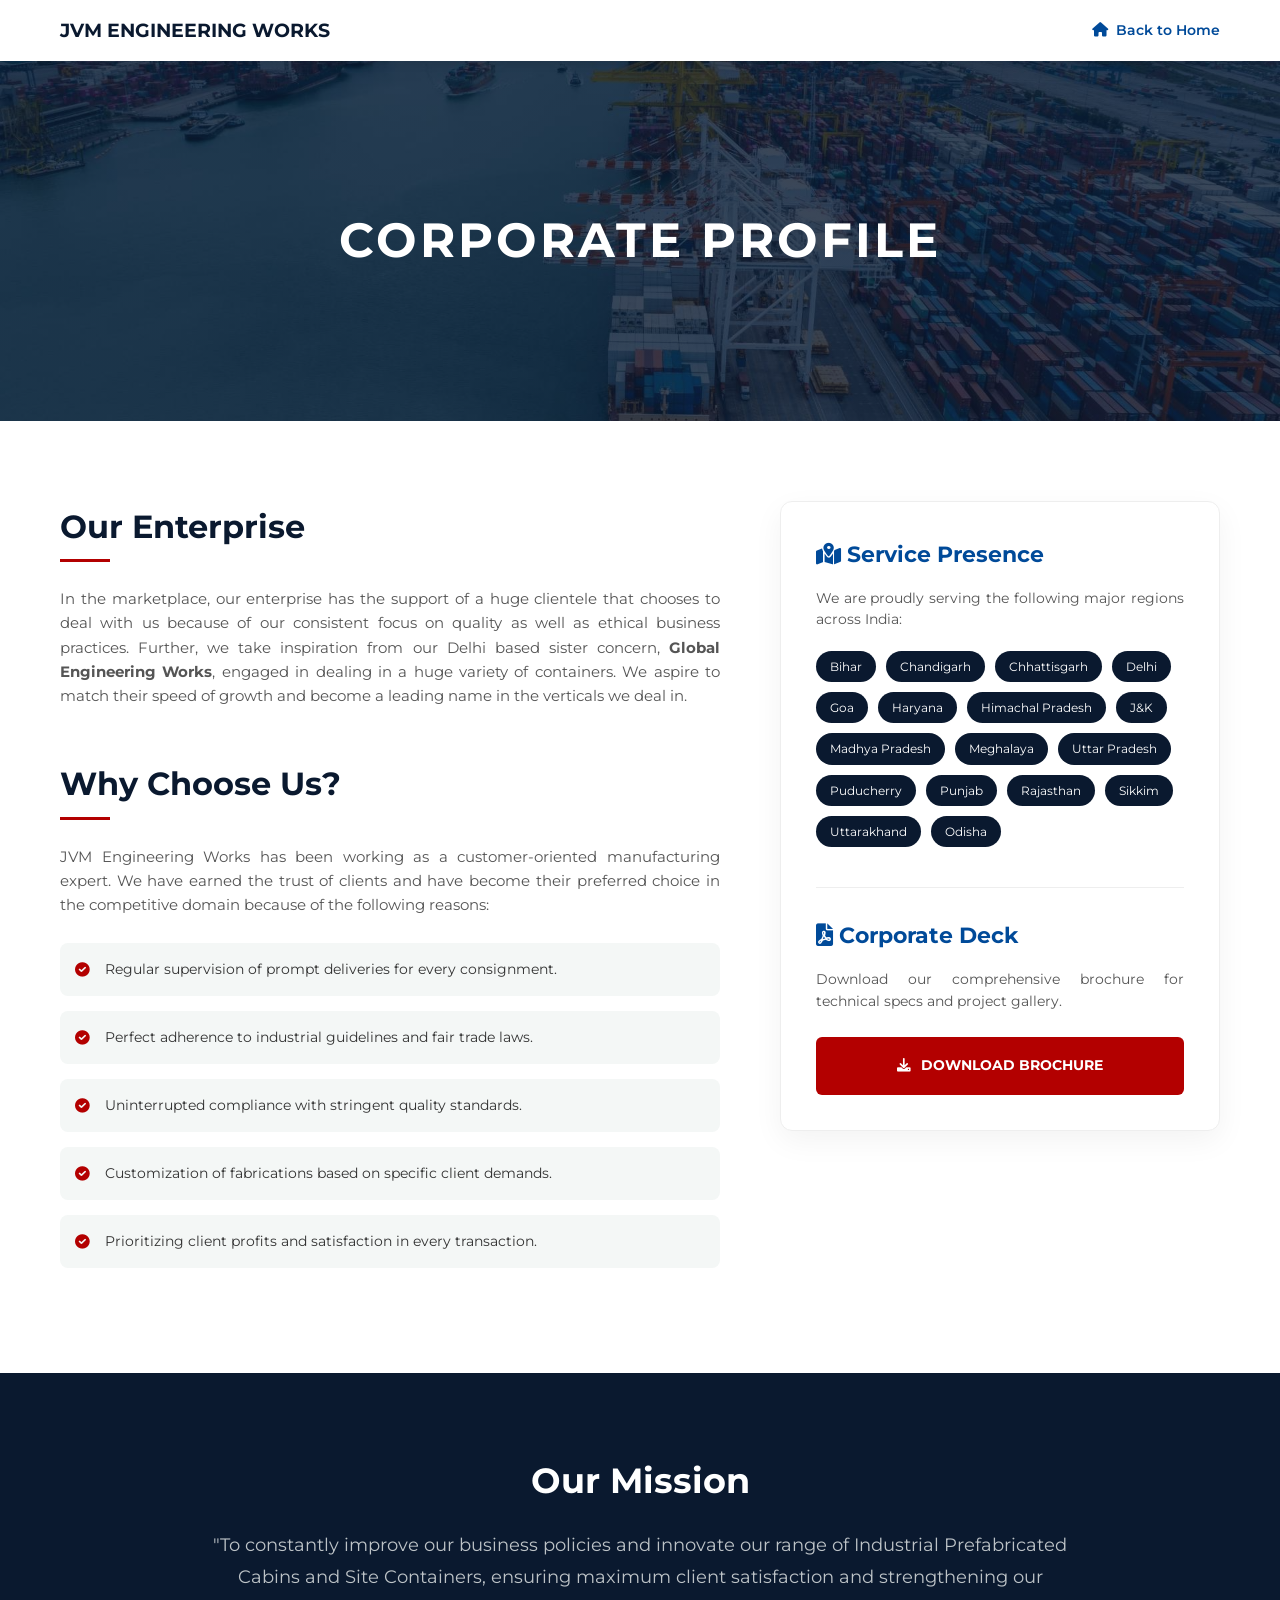
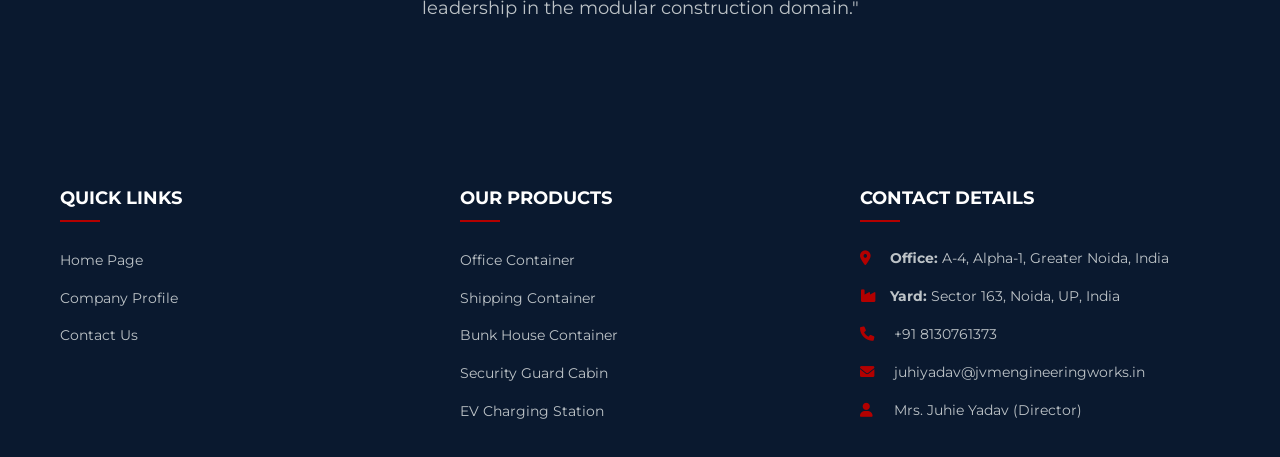
<file: aboutus.html>
<!DOCTYPE html>
<html lang="en">
<head>
    <meta charset="UTF-8">
    <meta name="viewport" content="width=device-width, initial-scale=1.0">
    <title>About Us | JVM ENGINEERING WORKS</title>
    <link href="https://fonts.googleapis.com/css2?family=Montserrat:wght@400;600;700&display=swap" rel="stylesheet">
    <link rel="stylesheet" href="https://cdnjs.cloudflare.com/ajax/libs/font-awesome/6.0.0/css/all.min.css">
    <style>
        :root {
            --primary-red: #b30000;
            --dark-blue: #004a99;
            --navy-deep: #0a192f;
            --bg-gray: #f4f7f6;
            --text-main: #333;
            --footer-bg: #0a192f;
        }

        * { margin: 0; padding: 0; box-sizing: border-box; }
        body { font-family: 'Montserrat', sans-serif; line-height: 1.6; color: var(--text-main); background: #fff; }

        /* Top Navigation */
        .top-nav {
            background: #fff;
            padding: 15px 0;
            box-shadow: 0 2px 10px rgba(0,0,0,0.1);
            position: sticky;
            top: 0;
            z-index: 1000;
        }
        .nav-container {
            max-width: 1200px;
            margin: 0 auto;
            display: flex;
            justify-content: space-between;
            align-items: center;
            padding: 0 20px;
        }
        .nav-brand { font-weight: 700; color: var(--navy-deep); font-size: 1.2rem; text-decoration: none; }
        .back-home {
            text-decoration: none;
            color: var(--dark-blue);
            font-weight: 600;
            font-size: 0.9rem;
            display: flex;
            align-items: center;
            gap: 8px;
            transition: 0.3s;
        }
        .back-home:hover { color: var(--primary-red); }

        /* Hero Section */
        .hero {
            height: 40vh;
            background: linear-gradient(rgba(10, 25, 47, 0.8), rgba(10, 25, 47, 0.8)), url('src/yus.jpg');
            background-size: cover; background-position: center;
            display: flex; align-items: center; justify-content: center; color: #fff; text-align: center;
        }
        .hero h1 { font-size: 3rem; text-transform: uppercase; letter-spacing: 3px; }

        .container { max-width: 1200px; margin: 0 auto; padding: 0 20px; }

        /* Main Content Grid */
        .main-grid { display: grid; grid-template-columns: 1.2fr 0.8fr; gap: 60px; padding: 80px 0; }

        h2.section-head {
            font-size: 2rem;
            color: var(--navy-deep);
            margin-bottom: 25px;
            position: relative;
            padding-bottom: 10px;
        }
        h2.section-head::after {
            content: '';
            position: absolute;
            left: 0;
            bottom: 0;
            width: 50px;
            height: 3px;
            background: var(--primary-red);
        }

        h3 { font-size: 1.4rem; margin-bottom: 15px; color: var(--dark-blue); }
        p { margin-bottom: 20px; color: #555; text-align: justify; font-size: 0.95rem; }

        /* Why Us List */
        .why-list { list-style: none; margin: 25px 0; }
        .why-list li {
            margin-bottom: 15px;
            padding: 15px 15px 15px 45px;
            position: relative;
            background: var(--bg-gray);
            border-radius: 8px;
            font-size: 0.9rem;
        }
        .why-list li::before {
            content: '\f058';
            font-family: 'Font Awesome 5 Free';
            font-weight: 900;
            position: absolute;
            left: 15px;
            color: var(--primary-red);
        }

        /* Side Card */
        .side-card {
            background: #fff;
            padding: 35px;
            border-radius: 12px;
            box-shadow: 0 10px 30px rgba(0,0,0,0.05);
            border: 1px solid #eee;
            height: fit-content;
            position: sticky;
            top: 100px;
        }

        /* Service Regions Tags */
        .region-container { display: flex; flex-wrap: wrap; gap: 10px; margin-top: 20px; }
        .region-tag {
            background: var(--navy-deep);
            color: #fff;
            padding: 6px 14px;
            font-size: 0.75rem;
            border-radius: 20px;
            transition: 0.3s;
        }
        .region-tag:hover { background: var(--primary-red); }

        /* Mission Section */
        .mission-box { background: var(--navy-deep); color: #fff; padding: 80px 0; }
        .mission-content { text-align: center; max-width: 900px; margin: 0 auto; }
        .mission-content h2 { color: #fff; margin-bottom: 20px; font-size: 2.2rem; }

        /* Download Link */
        .btn-pdf {
            display: flex;
            align-items: center;
            justify-content: center;
            gap: 10px;
            background: var(--primary-red);
            color: #fff;
            padding: 18px 25px;
            text-decoration: none;
            font-weight: 700;
            margin-top: 25px;
            border-radius: 6px;
            transition: 0.3s;
            text-transform: uppercase;
            font-size: 0.85rem;
        }
        .btn-pdf:hover { background: #8e0000; transform: translateY(-3px); box-shadow: 0 5px 15px rgba(179,0,0,0.3); }

        /* Footer */
        .footer {
            background: var(--footer-bg);
            color: #ecf0f1;
            padding: 60px 0 20px;
        }
        .footer-grid {
            display: grid;
            grid-template-columns: repeat(auto-fit, minmax(250px, 1fr));
            gap: 40px;
            max-width: 1200px;
            margin: 0 auto;
            padding: 0 20px;
        }
        .f-col h3 {
            color: #fff;
            font-size: 1.1rem;
            margin-bottom: 25px;
            position: relative;
            padding-bottom: 10px;
        }
        .f-col h3::after {
            content: '';
            position: absolute;
            left: 0;
            bottom: 0;
            width: 40px;
            height: 2px;
            background: var(--primary-red);
        }
        .f-col ul { list-style: none; }
        .f-col ul li { margin-bottom: 12px; }
        .f-col ul li a { color: #bdc3c7; text-decoration: none; font-size: 0.9rem; transition: 0.3s; }
        .f-col ul li a:hover { color: #fff; padding-left: 5px; }
        .f-col p { font-size: 0.9rem; color: #bdc3c7; margin-bottom: 15px; }
        .f-col i { color: var(--primary-red); margin-right: 10px; width: 20px; }

        @media (max-width: 992px) {
            .main-grid { grid-template-columns: 1fr; }
            .hero h1 { font-size: 2.2rem; }
            .side-card { position: static; }
        }
    </style>
</head>
<body>

<nav class="top-nav">
    <div class="nav-container">
        <a href="index.html" class="nav-brand">JVM ENGINEERING WORKS</a>
        <a href="index.html" class="back-home"><i class="fas fa-home"></i> Back to Home</a>
    </div>
</nav>

<header class="hero">
    <div class="container">
        <h1>Corporate Profile</h1>
    </div>
</header>

<div class="container">
    <div class="main-grid">

        <div class="content-left">
            <h2 class="section-head">Our Enterprise</h2>
            <p>In the marketplace, our enterprise has the support of a huge clientele that chooses to deal with us because of our consistent focus on quality as well as ethical business practices. Further, we take inspiration from our Delhi based sister concern, <strong>Global Engineering Works</strong>, engaged in dealing in a huge variety of containers. We aspire to match their speed of growth and become a leading name in the verticals we deal in.</p>

            <h2 class="section-head" style="margin-top: 50px;">Why Choose Us?</h2>
            <p>JVM Engineering Works has been working as a customer-oriented manufacturing expert. We have earned the trust of clients and have become their preferred choice in the competitive domain because of the following reasons:</p>
            <ul class="why-list">
                <li>Regular supervision of prompt deliveries for every consignment.</li>
                <li>Perfect adherence to industrial guidelines and fair trade laws.</li>
                <li>Uninterrupted compliance with stringent quality standards.</li>
                <li>Customization of fabrications based on specific client demands.</li>
                <li>Prioritizing client profits and satisfaction in every transaction.</li>
            </ul>
        </div>

        <div class="content-right">
            <div class="side-card">
                <h3><i class="fas fa-map-marked-alt"></i> Service Presence</h3>
                <p style="font-size: 0.85rem;">We are proudly serving the following major regions across India:</p>
                <div class="region-container">
                    <span class="region-tag">Bihar</span><span class="region-tag">Chandigarh</span>
                    <span class="region-tag">Chhattisgarh</span><span class="region-tag">Delhi</span>
                    <span class="region-tag">Goa</span><span class="region-tag">Haryana</span>
                    <span class="region-tag">Himachal Pradesh</span><span class="region-tag">J&K</span>
                    <span class="region-tag">Madhya Pradesh</span><span class="region-tag">Meghalaya</span>
                    <span class="region-tag">Uttar Pradesh</span><span class="region-tag">Puducherry</span>
                    <span class="region-tag">Punjab</span><span class="region-tag">Rajasthan</span>
                    <span class="region-tag">Sikkim</span><span class="region-tag">Uttarakhand</span>
                    <span class="region-tag">Odisha</span>
                </div>

                <div style="margin-top: 40px; border-top: 1px solid #eee; padding-top: 30px;">
                    <h3><i class="fas fa-file-pdf"></i> Corporate Deck</h3>
                    <p style="font-size: 0.85rem;">Download our comprehensive brochure for technical specs and project gallery.</p>
                    <a href="jvm-profile.pdf" download class="btn-pdf">
                        <i class="fas fa-download"></i> Download Brochure
                    </a>
                </div>
            </div>
        </div>

    </div>
</div>

<section class="mission-box">
    <div class="container">
        <div class="mission-content">
            <h2>Our Mission</h2>
            <p style="color: #bdc3c7; text-align: center; font-size: 1.1rem; line-height: 1.8;">"To constantly improve our business policies and innovate our range of Industrial Prefabricated Cabins and Site Containers, ensuring maximum client satisfaction and strengthening our leadership in the modular construction domain."</p>
        </div>
    </div>
</section>

<footer class="footer">
    <div class="footer-grid">
        <div class="f-col">
            <h3>QUICK LINKS</h3>
            <ul>
                <li><a href="index.html">Home Page</a></li>
                <li><a href="aboutus.html">Company Profile</a></li>
                <li><a href="https://mail.google.com/mail/?view=cm&fs=1&to=juhiyadav@jvmengineeringworks.in&su=Contact+Inquiry" target="_blank">Contact Us</a></li>
            </ul>
        </div>
        <div class="f-col">
            <h3>OUR PRODUCTS</h3>
            <ul>
                <li><a href="officeContainerCatalog.html">Office Container</a></li>
                <li><a href="shippingcontainercatalog.html">Shipping Container</a></li>
                <li><a href="bunkhousingcatalog.html">Bunk House Container</a></li>
                <li><a href="securityguardcatalog.html">Security Guard Cabin</a></li>
                <li><a href="evchargingcatalog.html">EV Charging Station</a></li>
            </ul>
        </div>
        <div class="f-col">
            <h3>CONTACT DETAILS</h3>
            <p><i class="fas fa-map-marker-alt"></i><b>Office:</b> A-4, Alpha-1, Greater Noida, India</p>
            <p><i class="fas fa-industry"></i><b>Yard:</b> Sector 163, Noida, UP, India</p>
            <p><i class="fas fa-phone"></i> +91 8130761373</p>
            <p><i class="fas fa-envelope"></i> juhiyadav@jvmengineeringworks.in</p>
            <p><i class="fas fa-user"></i> Mrs. Juhie Yadav (Director)</p>
        </div>
    </div>
</footer>

</body>
</html>
</file>
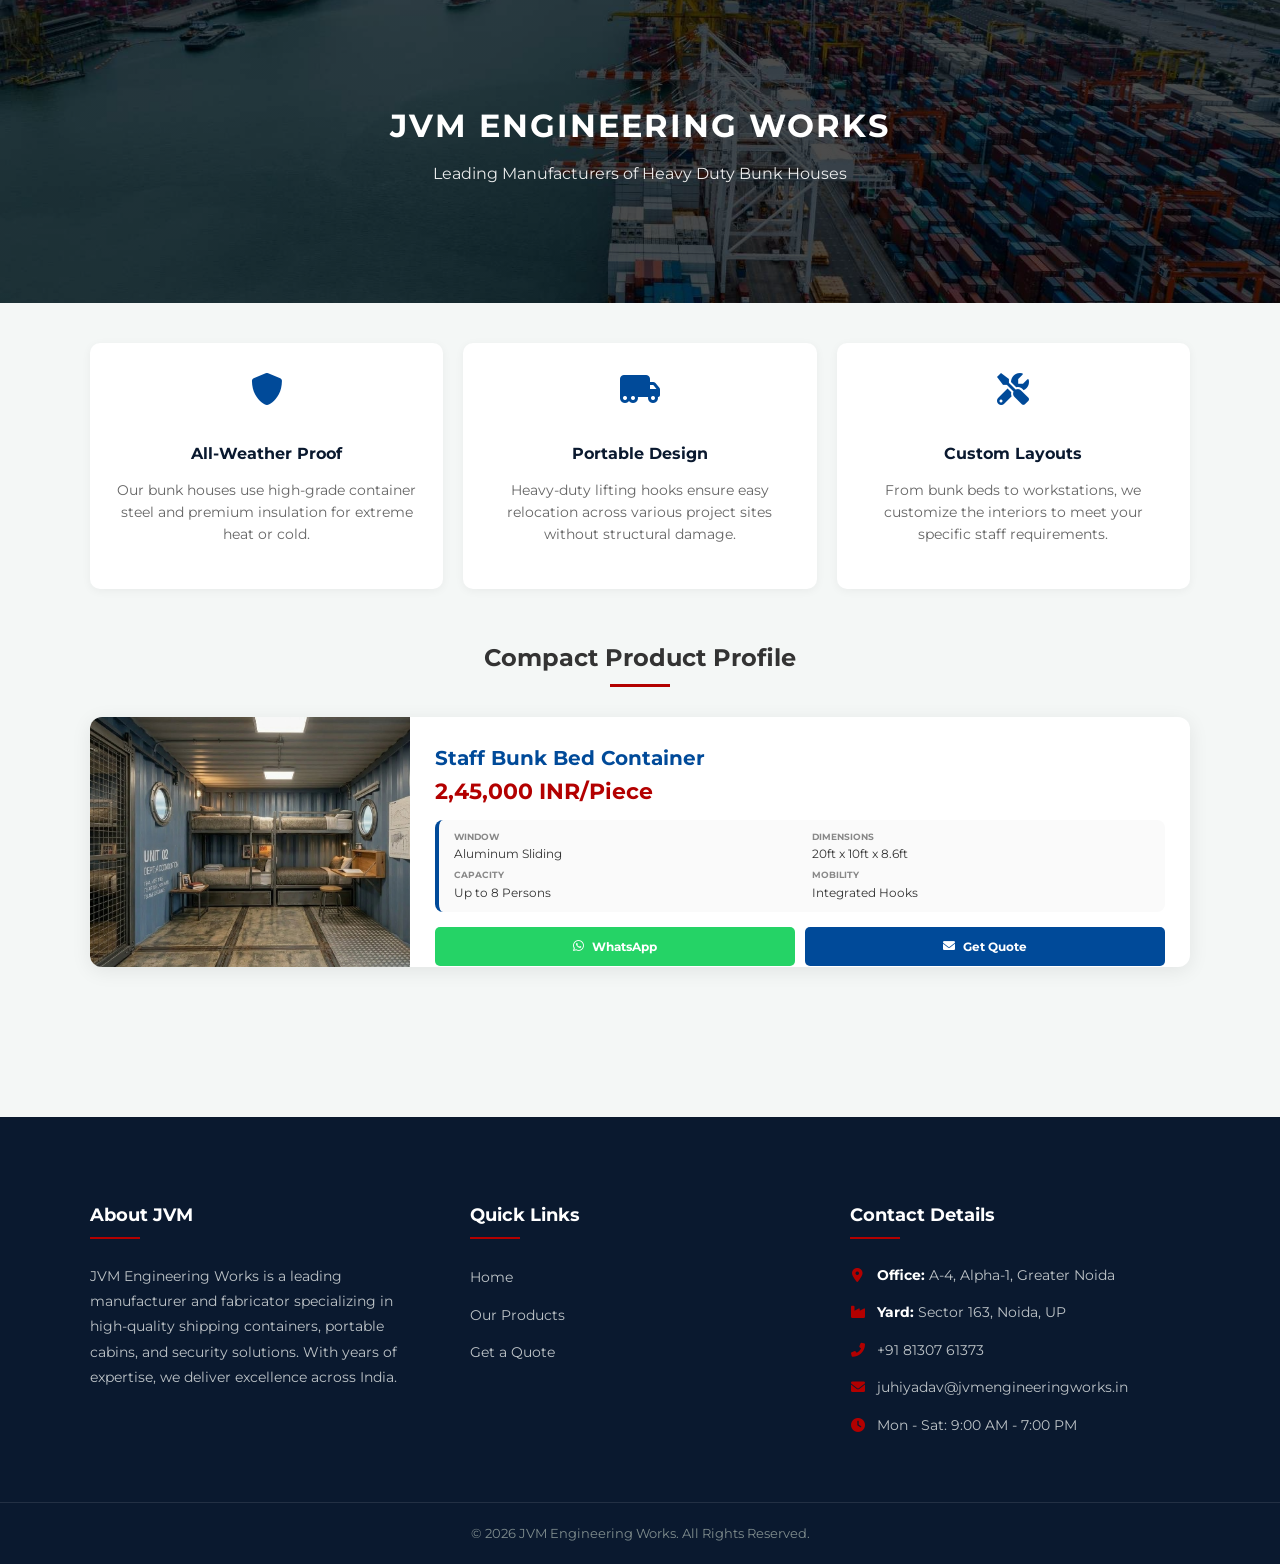
<file: bunkhousingcatalog.html>
<!DOCTYPE html>
<html lang="en">
<head>
    <meta charset="UTF-8">
    <meta name="viewport" content="width=device-width, initial-scale=1.0">
    <title>Bunk House Solutions | JVM Engineering Works</title>
    <link href="https://fonts.googleapis.com/css2?family=Montserrat:wght@400;600;700&display=swap" rel="stylesheet">
    <link rel="stylesheet" href="https://cdnjs.cloudflare.com/ajax/libs/font-awesome/6.0.0/css/all.min.css">
    <style>
        :root {
            --primary-red: #b30000;
            --dark-blue: #004a99;
            --navy-deep: #0a192f;
            --whatsapp-green: #25D366;
            --bg-gray: #f4f7f6;
            --text-main: #333;
            --card-shadow: 0 4px 20px rgba(0,0,0,0.08);
            --card-height: 250px;
            --footer-bg: #0a192f;
        }

        body {
            margin: 0;
            background: var(--bg-gray);
            font-family: 'Montserrat', sans-serif;
            color: var(--text-main);
            line-height: 1.6;
            scroll-behavior: smooth;
        }

        header.nav-head {
            background: linear-gradient(rgba(0,0,0,0.7), rgba(0,0,0,0.7)), url('src/yus.jpg') center/cover no-repeat;
            padding: 100px 20px;
            text-align: center;
            color: #fff;
        }

        .container { max-width: 1100px; margin: 0 auto; padding: 40px 20px; }

        .section-title { text-align: center; margin-bottom: 30px; position: relative; padding-bottom: 10px; }
        .section-title::after { content: ''; width: 60px; height: 3px; background: var(--primary-red); position: absolute; bottom: 0; left: 50%; transform: translateX(-50%); }

        .intro-features {
            display: grid;
            grid-template-columns: repeat(auto-fit, minmax(250px, 1fr));
            gap: 20px;
            margin-bottom: 50px;
            text-align: center;
        }
        .feature-box {
            background: #fff;
            padding: 30px 20px;
            border-radius: 10px;
            box-shadow: 0 2px 10px rgba(0,0,0,0.05);
            transition: 0.3s;
        }
        .feature-box i { font-size: 2rem; color: var(--dark-blue); margin-bottom: 15px; }
        .feature-box h4 { margin-bottom: 10px; color: var(--navy-deep); }
        .feature-box p { font-size: 0.85rem; color: #666; }

        .card {
            background: #fff;
            border-radius: 12px;
            display: flex;
            margin-bottom: 30px;
            overflow: hidden;
            box-shadow: var(--card-shadow);
            transition: 0.3s ease;
            height: var(--card-height);
            flex-wrap: wrap;
        }
        .card:hover { box-shadow: 0 10px 30px rgba(0,0,0,0.15); }

        .card-img-box {
            flex: 0 0 320px;
            height: 100%;
            background: #eee;
            position: relative;
            cursor: pointer;
        }
        .card-img-box img { width: 100%; height: 100%; object-fit: cover; transition: 0.5s; }
        .card-img-box:hover img { transform: scale(1.05); opacity: 0.8; }
        .card-img-box::after {
            content: "VIEW DETAILS";
            position: absolute; top: 50%; left: 50%;
            transform: translate(-50%, -50%);
            color: white; font-weight: 700; font-size: 11px;
            background: rgba(179,0,0,0.8);
            padding: 8px 15px; border-radius: 5px; opacity: 0;
            transition: 0.3s; letter-spacing: 1px;
        }
        .card-img-box:hover::after { opacity: 1; }

        .card-content { flex: 1; padding: 25px; min-width: 320px; display: flex; flex-direction: column; }
        .price-tag { font-size: 22px; font-weight: 700; color: var(--primary-red); margin-bottom: 10px; }

        .specs-compact {
            display: grid; grid-template-columns: 1fr 1fr; gap: 5px 20px;
            font-size: 12px; margin-bottom: 15px;
            border-left: 4px solid var(--dark-blue); background: #fafafa;
            padding: 10px 15px; border-radius: 8px;
        }
        .specs-compact b { color: #888; text-transform: uppercase; font-size: 9px; display: block; }

        .card-actions { display: grid; grid-template-columns: 1fr 1fr; gap: 10px; margin-top: auto; }
        .btn-action {
            text-decoration: none; text-align: center; color: white; padding: 10px;
            border-radius: 5px; font-weight: 700; font-size: 12px;
            display: flex; align-items: center; justify-content: center; gap: 8px;
        }
        .btn-wa { background: var(--whatsapp-green); }
        .btn-mail { background: var(--dark-blue); }

        .modal {
            display: none; position: fixed; z-index: 10000;
            left: 0; top: 0; width: 100%; height: 100%;
            background: rgba(0,0,0,0.85); align-items: center; justify-content: center;
        }
        .modal-content {
            background: #fff; border-radius: 12px; max-width: 600px; width: 90%;
            position: relative; overflow: hidden; animation: slideUp 0.3s ease-out;
        }
        @keyframes slideUp { from { transform: translateY(30px); opacity: 0; } to { transform: translateY(0); opacity: 1; } }
        .modal-header { background: var(--dark-blue); color: white; padding: 20px; }
        .modal-body { padding: 25px; }
        .details-table { width: 100%; border-collapse: collapse; margin-bottom: 15px; font-size: 13px; }
        .details-table td { padding: 10px; border-bottom: 1px solid #eee; }
        .details-table td:first-child { font-weight: 700; color: #888; text-transform: uppercase; font-size: 10px; }
        .close-modal { position: absolute; top: 15px; right: 20px; font-size: 25px; color: white; cursor: pointer; }

        .main-footer {
            background: var(--footer-bg);
            color: #ecf0f1;
            padding: 60px 0 20px;
            margin-top: 80px;
        }

        .footer-container {
            max-width: 1100px;
            margin: 0 auto;
            display: grid;
            grid-template-columns: repeat(auto-fit, minmax(280px, 1fr));
            gap: 40px;
            padding: 0 20px;
        }

        .footer-col h4 {
            color: #fff;
            margin-bottom: 25px;
            position: relative;
            padding-bottom: 10px;
            font-size: 1.1rem;
        }

        .footer-col h4::after {
            content: '';
            position: absolute;
            left: 0;
            bottom: 0;
            width: 50px;
            height: 2px;
            background: var(--primary-red);
        }

        .footer-col p { font-size: 14px; line-height: 1.8; color: #bdc3c7; }

        .footer-links { list-style: none; padding: 0; }
        .footer-links li { margin-bottom: 12px; }
        .footer-links a {
            color: #bdc3c7;
            text-decoration: none;
            font-size: 14px;
            transition: 0.3s;
        }
        .footer-links a:hover { color: #fff; padding-left: 5px; }

        .contact-info { list-style: none; padding: 0; }
        .contact-info li {
            display: flex;
            align-items: flex-start;
            gap: 12px;
            margin-bottom: 15px;
            font-size: 14px;
            color: #bdc3c7;
        }
        .contact-info i { color: var(--primary-red); margin-top: 4px; width: 15px; text-align: center; }
        .contact-info b { color: #fff; }

        .footer-bottom {
            text-align: center;
            margin-top: 50px;
            padding-top: 20px;
            border-top: 1px solid rgba(255,255,255,0.1);
            font-size: 13px;
            color: #7f8c8d;
        }

        @media (max-width: 768px) {
            .card { height: auto; flex-direction: column; }
            .card-img-box { flex: 0 0 100%; height: 250px; }
            .footer-container { text-align: center; }
            .footer-col h4::after { left: 50%; transform: translateX(-50%); }
            .contact-info li { justify-content: center; }
        }
    </style>
</head>
<body>

<header class="nav-head">
    <h1 style="letter-spacing: 2px; margin: 0;">JVM ENGINEERING WORKS</h1>
    <p style="margin-top: 10px; opacity: 0.9;">Leading Manufacturers of Heavy Duty Bunk Houses</p>
</header>

<div class="container">
    <div class="intro-features">
        <div class="feature-box">
            <i class="fas fa-shield-alt"></i>
            <h4>All-Weather Proof</h4>
            <p>Our bunk houses use high-grade container steel and premium insulation for extreme heat or cold.</p>
        </div>
        <div class="feature-box">
            <i class="fas fa-truck-moving"></i>
            <h4>Portable Design</h4>
            <p>Heavy-duty lifting hooks ensure easy relocation across various project sites without structural damage.</p>
        </div>
        <div class="feature-box">
            <i class="fas fa-tools"></i>
            <h4>Custom Layouts</h4>
            <p>From bunk beds to workstations, we customize the interiors to meet your specific staff requirements.</p>
        </div>
    </div>

    <h2 class="section-title">Compact Product Profile</h2>

    <div class="card">
        <div class="card-img-box" onclick="openDetails()">
            <img src="src/sleeping.jpg" alt="Bunk Bed Container">
        </div>

        <div class="card-content">
            <h3 style="color: var(--dark-blue); margin: 0; font-size: 20px;">Staff Bunk Bed Container</h3>
            <div class="price-tag">2,45,000 INR/Piece</div>

            <div class="specs-compact">
                <div class="specs-item"><b>Window</b>Aluminum Sliding</div>
                <div class="specs-item"><b>Dimensions</b>20ft x 10ft x 8.6ft</div>
                <div class="specs-item"><b>Capacity</b>Up to 8 Persons</div>
                <div class="specs-item"><b>Mobility</b>Integrated Hooks</div>
            </div>

            <div class="card-actions">
                <a href="https://wa.me/918130761373?text=Inquiry for Staff Bunk Bed Container" target="_blank" class="btn-action btn-wa">
                    <i class="fab fa-whatsapp"></i> WhatsApp
                </a>
                <a href="https://mail.google.com/mail/?view=cm&fs=1&to=juhiyadav@jvmengineeringworks.in&su=Inquiry:+Staff+Bunk+Bed+Container" target="_blank" class="btn-action btn-mail">
                    <i class="fas fa-envelope"></i> Get Quote
                </a>
            </div>
        </div>
    </div>
</div>

<div id="productModal" class="modal">
    <div class="modal-content">
        <span class="close-modal" onclick="closeModal()">&times;</span>
        <div class="modal-header">
            <h2 style="margin: 0; font-size: 1.2rem;">Full Technical Specifications</h2>
        </div>
        <div class="modal-body">
            <div class="price-tag" style="margin-bottom: 15px;">2,45,000 INR/Piece</div>
            <table class="details-table">
                <tr><td>Window Material</td><td>High-Quality Aluminum Sliding Window</td></tr>
                <tr><td>Dimensions (L*W*H)</td><td>20ft x 10ft x 8.6ft</td></tr>
                <tr><td>Wall Insulation</td><td>Glass Wool / EPS Sandwich Panel</td></tr>
                <tr><td>Floor Material</td><td>Heavy Duty Ply with Vinyl Coating</td></tr>
                <tr><td>Supply Ability</td><td>100 Units Per Month</td></tr>
                <tr><td>Delivery Time</td><td>6-7 Working Days</td></tr>
            </table>
            <p style="font-size: 13px; color: #666;">Unit features pre-fitted electrical points, weatherproof external paint, and a reinforced steel frame for portability.</p>
            <button onclick="closeModal()" style="width: 100%; padding: 12px; background: #eee; border: none; font-weight: 700; margin-top: 15px; cursor: pointer;">Close Details</button>
        </div>
    </div>
</div>

<footer class="main-footer">
    <div class="footer-container">
        <div class="footer-col">
            <h4>About JVM</h4>
            <p>JVM Engineering Works is a leading manufacturer and fabricator specializing in high-quality shipping containers, portable cabins, and security solutions. With years of expertise, we deliver excellence across India.</p>
        </div>

        <div class="footer-col">
            <h4>Quick Links</h4>
            <ul class="footer-links">
                <li><a href="index.html">Home</a></li>
                <li><a href="officeContainerCatalog.html">Our Products</a></li>
                <li><a href="https://mail.google.com/mail/?view=cm&fs=1&to=juhiyadav@jvmengineeringworks.in&su=Request+Quote" target="_blank">Get a Quote</a></li>
            </ul>
        </div>

        <div class="footer-col">
            <h4>Contact Details</h4>
            <ul class="contact-info">
                <li>
                    <i class="fas fa-map-marker-alt"></i>
                    <span><b>Office:</b> A-4, Alpha-1, Greater Noida</span>
                </li>
                <li>
                    <i class="fas fa-industry"></i>
                    <span><b>Yard:</b> Sector 163, Noida, UP</span>
                </li>
                <li>
                    <i class="fas fa-phone-alt"></i>
                    <span>+91 81307 61373</span>
                </li>
                <li>
                    <i class="fas fa-envelope"></i>
                    <a href="https://mail.google.com/mail/?view=cm&fs=1&to=juhiyadav@jvmengineeringworks.in&su=Contact+Inquiry" target="_blank" style="color:#bdc3c7; text-decoration:none;">juhiyadav@jvmengineeringworks.in</a>
                </li>
                <li>
                    <i class="fas fa-clock"></i>
                    <span>Mon - Sat: 9:00 AM - 7:00 PM</span>
                </li>
            </ul>
        </div>
    </div>
    <div class="footer-bottom">
        &copy; 2026 JVM Engineering Works. All Rights Reserved.
    </div>
</footer>

<script>
    function openDetails() {
        document.getElementById('productModal').style.display = 'flex';
        document.body.style.overflow = 'hidden';
    }
    function closeModal() {
        document.getElementById('productModal').style.display = 'none';
        document.body.style.overflow = 'auto';
    }
    window.onclick = function(event) {
        if (event.target == document.getElementById('productModal')) closeModal();
    }
</script>

</body>
</html>
</file>
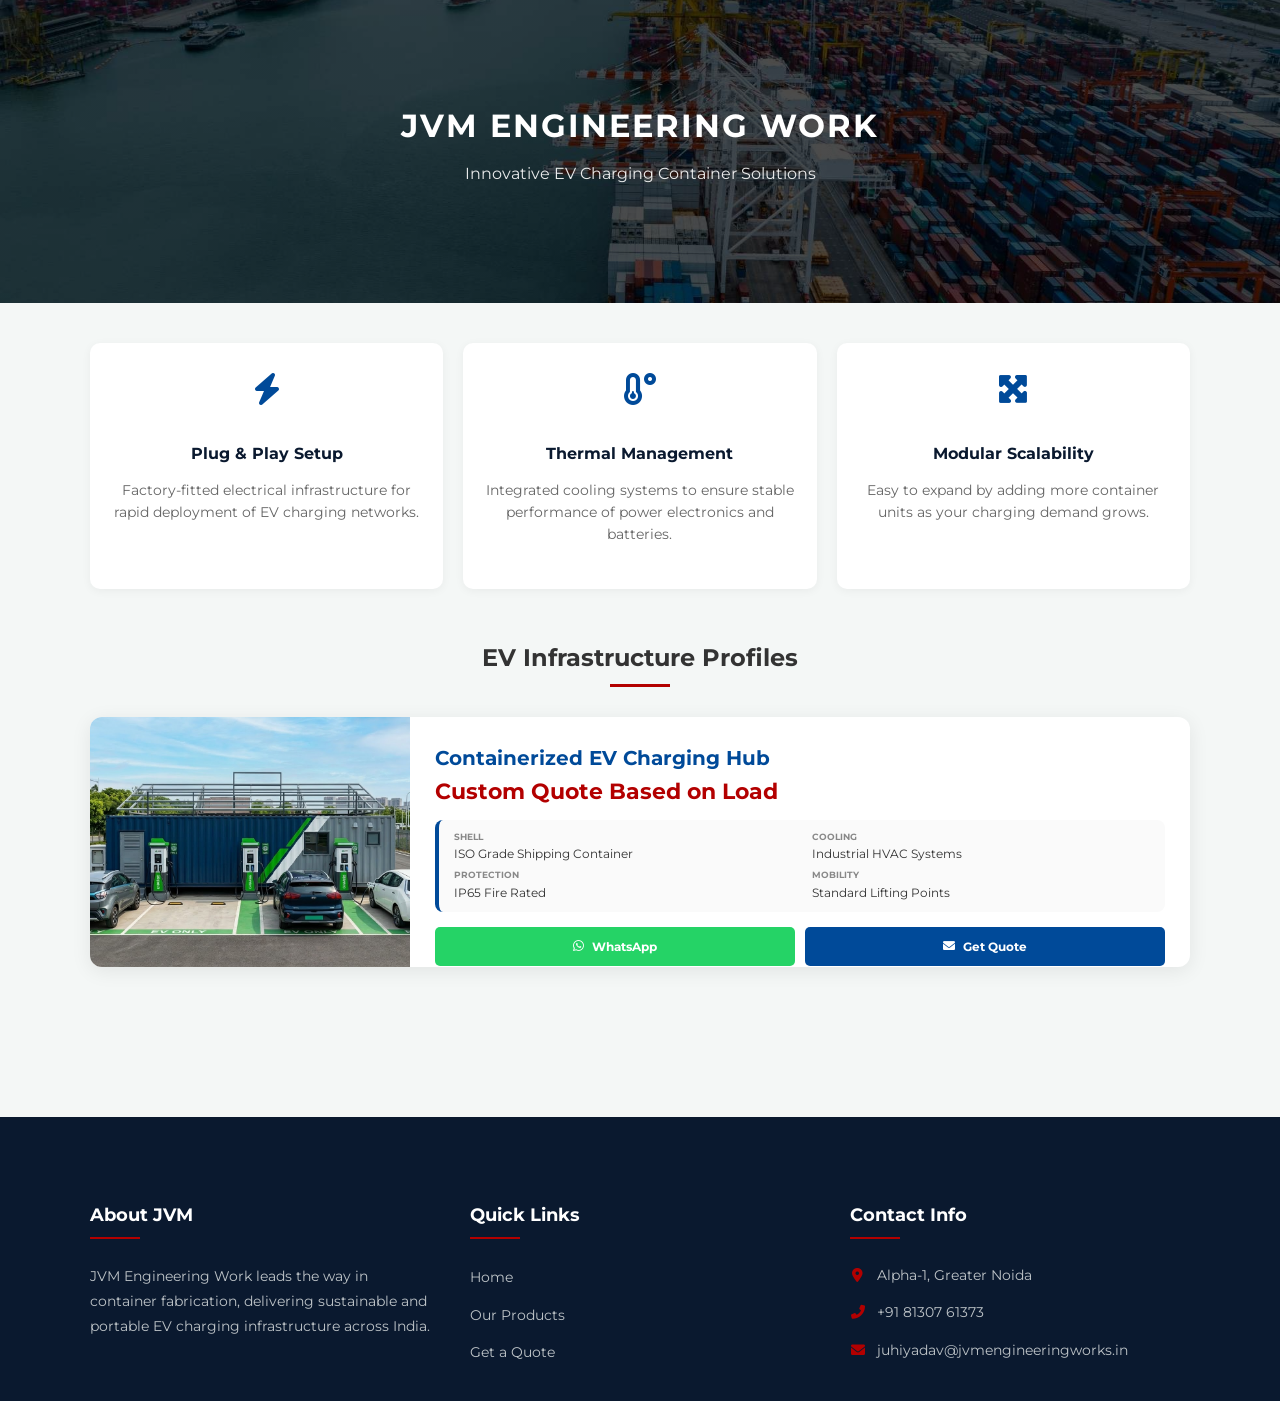
<file: evchargingcatalog.html>
<!DOCTYPE html>
<html lang="en">
<head>
    <meta charset="UTF-8">
    <meta name="viewport" content="width=device-width, initial-scale=1.0">
    <title>EV Charging Station Solutions | JVM Engineering Work</title>
    <link href="https://fonts.googleapis.com/css2?family=Montserrat:wght@400;600;700&display=swap" rel="stylesheet">
    <link rel="stylesheet" href="https://cdnjs.cloudflare.com/ajax/libs/font-awesome/6.0.0/css/all.min.css">
    <style>
        :root {
            --primary-red: #b30000;
            --dark-blue: #004a99;
            --navy-deep: #0a192f;
            --whatsapp-green: #25D366;
            --bg-gray: #f4f7f6;
            --text-main: #333;
            --card-shadow: 0 4px 20px rgba(0,0,0,0.08);
            --card-height: 250px;
            --footer-bg: #0a192f;
        }

        body {
            margin: 0;
            background: var(--bg-gray);
            font-family: 'Montserrat', sans-serif;
            color: var(--text-main);
            line-height: 1.6;
            scroll-behavior: smooth;
        }

        header.nav-head {
            background: linear-gradient(rgba(0,0,0,0.7), rgba(0,0,0,0.7)), url('src/yus.jpg') center/cover no-repeat;
            padding: 100px 20px;
            text-align: center;
            color: #fff;
        }

        .container { max-width: 1100px; margin: 0 auto; padding: 40px 20px; }

        .section-title { text-align: center; margin-bottom: 30px; position: relative; padding-bottom: 10px; }
        .section-title::after { content: ''; width: 60px; height: 3px; background: var(--primary-red); position: absolute; bottom: 0; left: 50%; transform: translateX(-50%); }

        .intro-features {
            display: grid;
            grid-template-columns: repeat(auto-fit, minmax(250px, 1fr));
            gap: 20px;
            margin-bottom: 50px;
            text-align: center;
        }
        .feature-box {
            background: #fff;
            padding: 30px 20px;
            border-radius: 10px;
            box-shadow: 0 2px 10px rgba(0,0,0,0.05);
            transition: 0.3s;
        }
        .feature-box i { font-size: 2rem; color: var(--dark-blue); margin-bottom: 15px; }
        .feature-box h4 { margin-bottom: 10px; color: var(--navy-deep); }
        .feature-box p { font-size: 0.85rem; color: #666; }

        .card {
            background: #fff;
            border-radius: 12px;
            display: flex;
            margin-bottom: 30px;
            overflow: hidden;
            box-shadow: var(--card-shadow);
            transition: 0.3s ease;
            height: var(--card-height);
            flex-wrap: wrap;
        }
        .card:hover { box-shadow: 0 10px 30px rgba(0,0,0,0.15); }

        .card-img-box {
            flex: 0 0 320px;
            height: 100%;
            background: #eee;
            position: relative;
            cursor: pointer;
        }
        .card-img-box img { width: 100%; height: 100%; object-fit: cover; transition: 0.5s; }
        .card-img-box:hover img { transform: scale(1.05); opacity: 0.8; }
        .card-img-box::after {
            content: "VIEW DETAILS";
            position: absolute; top: 50%; left: 50%;
            transform: translate(-50%, -50%);
            color: white; font-weight: 700; font-size: 11px;
            background: rgba(179,0,0,0.8);
            padding: 8px 15px; border-radius: 5px; opacity: 0;
            transition: 0.3s; letter-spacing: 1px;
        }
        .card-img-box:hover::after { opacity: 1; }

        .card-content { flex: 1; padding: 25px; min-width: 320px; display: flex; flex-direction: column; }
        .price-tag { font-size: 22px; font-weight: 700; color: var(--primary-red); margin-bottom: 10px; }

        .specs-compact {
            display: grid; grid-template-columns: 1fr 1fr; gap: 5px 20px;
            font-size: 12px; margin-bottom: 15px;
            border-left: 4px solid var(--dark-blue); background: #fafafa;
            padding: 10px 15px; border-radius: 8px;
        }
        .specs-compact b { color: #888; text-transform: uppercase; font-size: 9px; display: block; }

        .card-actions { display: grid; grid-template-columns: 1fr 1fr; gap: 10px; margin-top: auto; }
        .btn-action {
            text-decoration: none; text-align: center; color: white; padding: 10px;
            border-radius: 5px; font-weight: 700; font-size: 12px;
            display: flex; align-items: center; justify-content: center; gap: 8px;
        }
        .btn-wa { background: var(--whatsapp-green); }
        .btn-mail { background: var(--dark-blue); }

        .modal {
            display: none; position: fixed; z-index: 10000;
            left: 0; top: 0; width: 100%; height: 100%;
            background: rgba(0,0,0,0.85); align-items: center; justify-content: center;
        }
        .modal-content {
            background: #fff; border-radius: 12px; max-width: 600px; width: 90%;
            position: relative; overflow: hidden; animation: slideUp 0.3s ease-out;
        }
        @keyframes slideUp { from { transform: translateY(30px); opacity: 0; } to { transform: translateY(0); opacity: 1; } }
        .modal-header { background: var(--dark-blue); color: white; padding: 20px; }
        .modal-body { padding: 25px; }
        .details-table { width: 100%; border-collapse: collapse; margin-bottom: 15px; font-size: 13px; }
        .details-table td { padding: 10px; border-bottom: 1px solid #eee; }
        .details-table td:first-child { font-weight: 700; color: #888; text-transform: uppercase; font-size: 10px; }
        .close-modal { position: absolute; top: 15px; right: 20px; font-size: 25px; color: white; cursor: pointer; }

        .main-footer {
            background: var(--footer-bg);
            color: #ecf0f1;
            padding: 60px 0 20px;
            margin-top: 80px;
        }

        .footer-container {
            max-width: 1100px;
            margin: 0 auto;
            display: grid;
            grid-template-columns: repeat(auto-fit, minmax(280px, 1fr));
            gap: 40px;
            padding: 0 20px;
        }

        .footer-col h4 {
            color: #fff;
            margin-bottom: 25px;
            position: relative;
            padding-bottom: 10px;
            font-size: 1.1rem;
        }

        .footer-col h4::after {
            content: '';
            position: absolute;
            left: 0;
            bottom: 0;
            width: 50px;
            height: 2px;
            background: var(--primary-red);
        }

        .footer-col p { font-size: 14px; line-height: 1.8; color: #bdc3c7; }

        .footer-links { list-style: none; padding: 0; }
        .footer-links li { margin-bottom: 12px; }
        .footer-links a {
            color: #bdc3c7;
            text-decoration: none;
            font-size: 14px;
            transition: 0.3s;
        }
        .footer-links a:hover { color: #fff; padding-left: 5px; }

        .contact-info { list-style: none; padding: 0; }
        .contact-info li {
            display: flex;
            align-items: flex-start;
            gap: 12px;
            margin-bottom: 15px;
            font-size: 14px;
            color: #bdc3c7;
        }
        .contact-info i { color: var(--primary-red); margin-top: 4px; width: 15px; text-align: center; }
        .contact-info b { color: #fff; }

        @media (max-width: 768px) {
            .card { height: auto; flex-direction: column; }
            .card-img-box { flex: 0 0 100%; height: 250px; }
            .footer-container { text-align: center; }
            .footer-col h4::after { left: 50%; transform: translateX(-50%); }
            .contact-info li { justify-content: center; }
        }
    </style>
</head>
<body>

<header class="nav-head">
    <h1 style="letter-spacing: 2px; margin: 0;">JVM ENGINEERING WORK</h1>
    <p style="margin-top: 10px; opacity: 0.9;">Innovative EV Charging Container Solutions</p>
</header>

<div class="container">
    <div class="intro-features">
        <div class="feature-box">
            <i class="fas fa-bolt"></i>
            <h4>Plug & Play Setup</h4>
            <p>Factory-fitted electrical infrastructure for rapid deployment of EV charging networks.</p>
        </div>
        <div class="feature-box">
            <i class="fas fa-temperature-low"></i>
            <h4>Thermal Management</h4>
            <p>Integrated cooling systems to ensure stable performance of power electronics and batteries.</p>
        </div>
        <div class="feature-box">
            <i class="fas fa-expand-arrows-alt"></i>
            <h4>Modular Scalability</h4>
            <p>Easy to expand by adding more container units as your charging demand grows.</p>
        </div>
    </div>

    <h2 class="section-title">EV Infrastructure Profiles</h2>

    <div class="card">
        <div class="card-img-box" onclick="openDetails()">
            <img src="src/evcharge.jpg" alt="EV Charging Station Container">
        </div>

        <div class="card-content">
            <h3 style="color: var(--dark-blue); margin: 0; font-size: 20px;">Containerized EV Charging Hub</h3>
            <div class="price-tag">Custom Quote Based on Load</div>

            <div class="specs-compact">
                <div class="specs-item"><b>Shell</b>ISO Grade Shipping Container</div>
                <div class="specs-item"><b>Cooling</b>Industrial HVAC Systems</div>
                <div class="specs-item"><b>Protection</b>IP65 Fire Rated</div>
                <div class="specs-item"><b>Mobility</b>Standard Lifting Points</div>
            </div>

            <div class="card-actions">
                <a href="https://wa.me/918130761373?text=Inquiry for EV Charging Container Station" target="_blank" class="btn-action btn-wa">
                    <i class="fab fa-whatsapp"></i> WhatsApp
                </a>
                <a href="https://mail.google.com/mail/?view=cm&fs=1&to=juhiyadav@jvmengineeringworks.in&su=Inquiry:+EV+Charging+Container" target="_blank" class="btn-action btn-mail">
                    <i class="fas fa-envelope"></i> Get Quote
                </a>
            </div>
        </div>
    </div>
</div>

<div id="productModal" class="modal">
    <div class="modal-content">
        <span class="close-modal" onclick="closeModal()">&times;</span>
        <div class="modal-header">
            <h2 style="margin: 0; font-size: 1.2rem;">Technical EV Specifications</h2>
        </div>
        <div class="modal-body">
            <div class="price-tag" style="margin-bottom: 15px;">Industrial EV Solutions</div>
            <table class="details-table">
                <tr><td>Structure</td><td>Corrugated Corten Steel (ISO Certified)</td></tr>
                <tr><td>Wall Lining</td><td>Fireproof Rockwool Insulation</td></tr>
                <tr><td>Flooring</td><td>Dielectric Rubber Matting over Steel</td></tr>
                <tr><td>Electrical Hub</td><td>Built-in MCB/MCCB Panels & Surge Protection</td></tr>
                <tr><td>Exterior</td><td>Reflective Heat-Resistant Coating</td></tr>
                <tr><td>Lead Time</td><td>15-20 Working Days</td></tr>
            </table>
            <p style="font-size: 13px; color: #666;">Units are customizable for AC slow charging or DC fast charging equipment integration with dedicated server space for billing systems.</p>
            <button onclick="closeModal()" style="width: 100%; padding: 12px; background: #eee; border: none; font-weight: 700; margin-top: 15px; cursor: pointer;">Close Details</button>
        </div>
    </div>
</div>

<footer class="main-footer">
    <div class="footer-container">
        <div class="footer-col">
            <h4>About JVM</h4>
            <p>JVM Engineering Work leads the way in container fabrication, delivering sustainable and portable EV charging infrastructure across India.</p>
        </div>

        <div class="footer-col">
            <h4>Quick Links</h4>
            <ul class="footer-links">
                <li><a href="index.html">Home</a></li>
                <li><a href="officeContainerCatalog.html">Our Products</a></li>
                <li><a href="https://mail.google.com/mail/?view=cm&fs=1&to=juhiyadav@jvmengineeringworks.in&su=EV+Inquiry" target="_blank">Get a Quote</a></li>
            </ul>
        </div>

        <div class="footer-col">
            <h4>Contact Info</h4>
            <ul class="contact-info">
                <li><i class="fas fa-map-marker-alt"></i><span>Alpha-1, Greater Noida</span></li>
                <li><i class="fas fa-phone-alt"></i><span>+91 81307 61373</span></li>
                <li><i class="fas fa-envelope"></i><a href="https://mail.google.com/mail/?view=cm&fs=1&to=juhiyadav@jvmengineeringworks.in&su=EV+Contact" target="_blank" style="color:#bdc3c7; text-decoration:none;">juhiyadav@jvmengineeringworks.in</a></li>
            </ul>
        </div>
    </div>
</footer>

<script>
    function openDetails() {
        document.getElementById('productModal').style.display = 'flex';
        document.body.style.overflow = 'hidden';
    }
    function closeModal() {
        document.getElementById('productModal').style.display = 'none';
        document.body.style.overflow = 'auto';
    }
    window.onclick = function(event) {
        if (event.target == document.getElementById('productModal')) closeModal();
    }
</script>

</body>
</html>
</file>
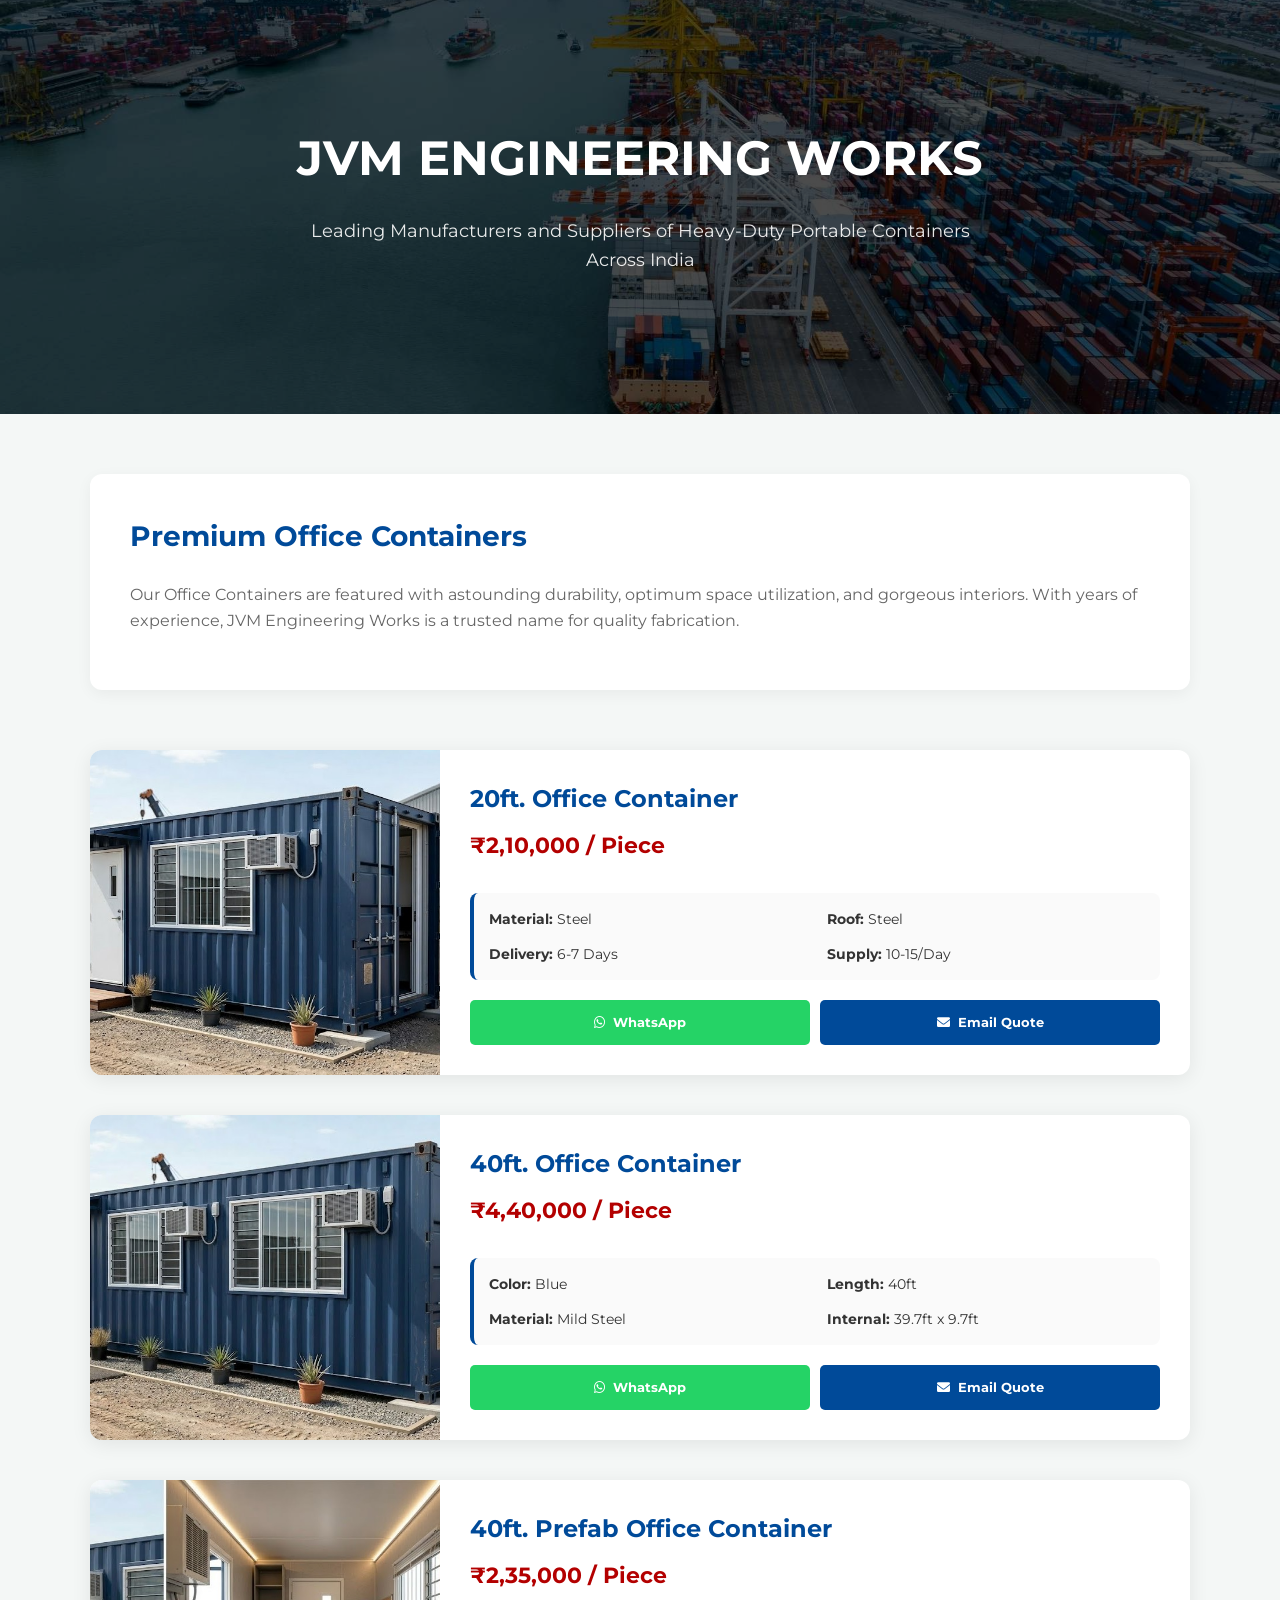
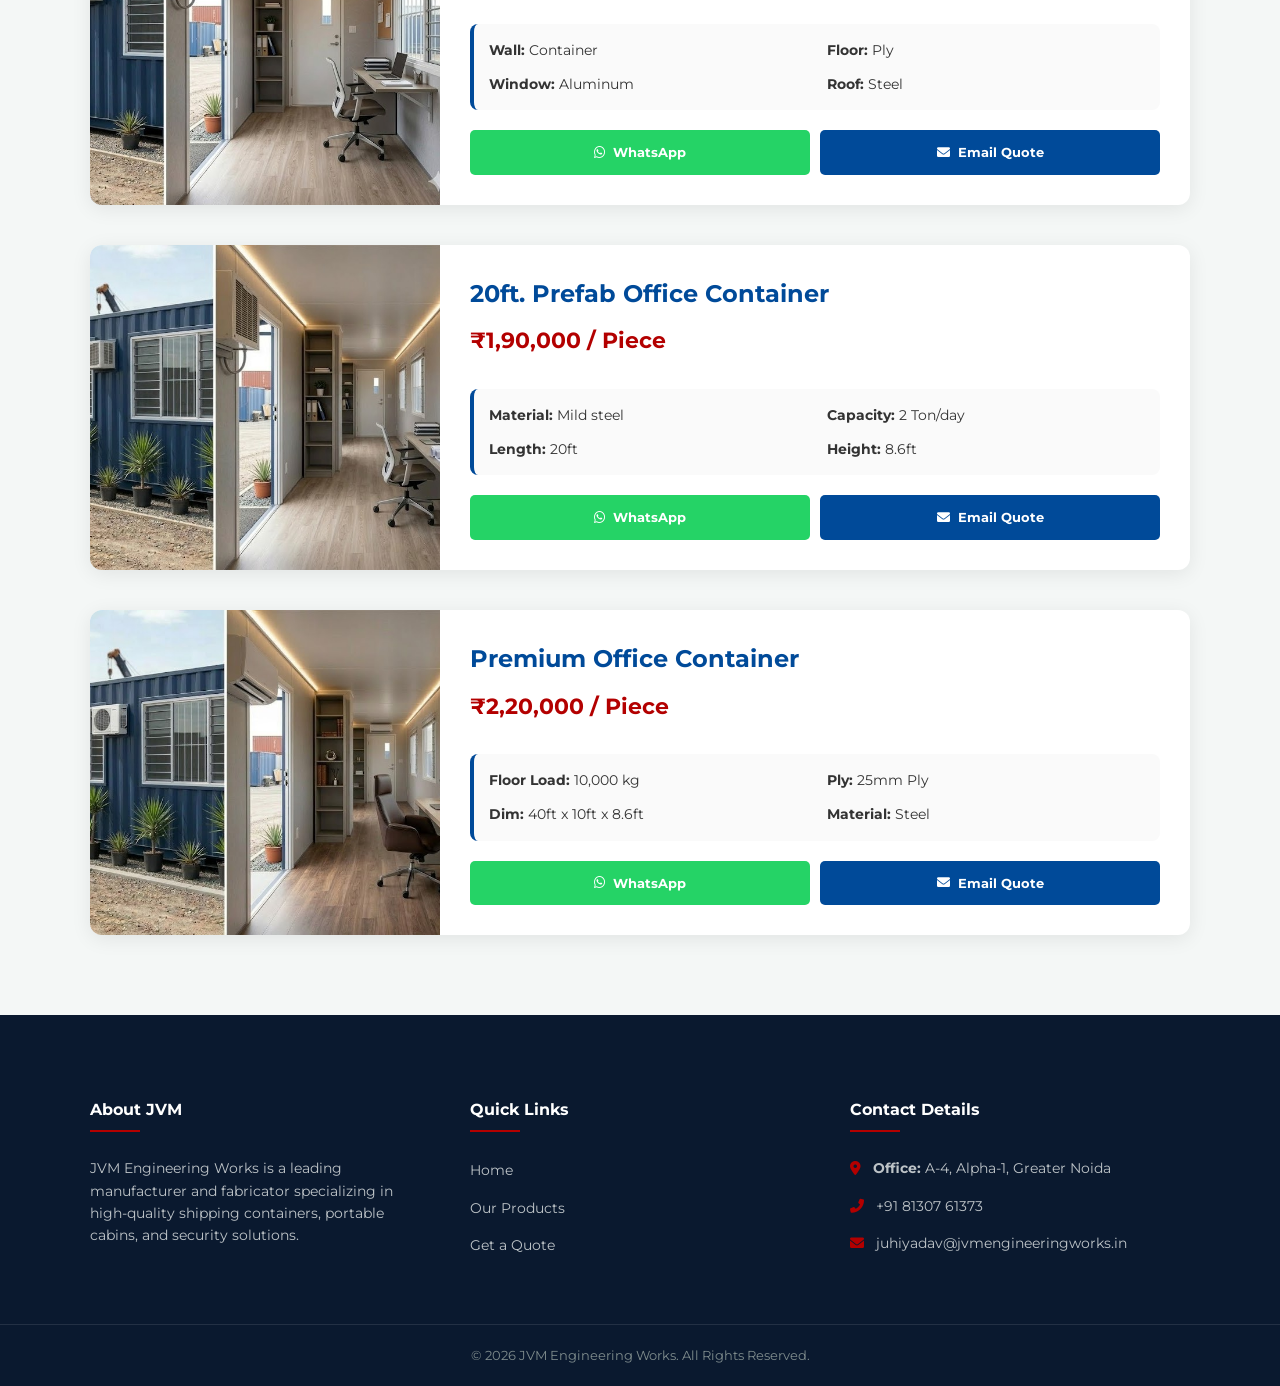
<file: officeContainerCatalog.html>
<!DOCTYPE html>
<html lang="en">
<head>
    <meta charset="UTF-8">
    <meta name="viewport" content="width=device-width, initial-scale=1.0">
    <title>All Products | JVM Engineering Works</title>
    <link href="https://fonts.googleapis.com/css2?family=Montserrat:wght@400;600;700&display=swap" rel="stylesheet">
    <link rel="stylesheet" href="https://cdnjs.cloudflare.com/ajax/libs/font-awesome/6.0.0/css/all.min.css">
    <style>
        :root {
            --primary-red: #b30000;
            --dark-blue: #004a99;
            --navy-deep: #0a192f;
            --whatsapp-green: #25D366;
            --bg-gray: #f4f7f6;
            --text-main: #333;
            --card-shadow: 0 4px 20px rgba(0,0,0,0.08);
            --footer-bg: #0a192f;
        }

        body { margin: 0; background: var(--bg-gray); font-family: 'Montserrat', sans-serif; color: var(--text-main); line-height: 1.6; }

        .hero {
            background: linear-gradient(rgba(0,0,0,0.7), rgba(0,0,0,0.7)), url('src/yus.jpg') center/cover no-repeat;
            padding: 120px 20px;
            text-align: center;
            color: #fff;
            margin-bottom: 60px;
        }

        .container { max-width: 1100px; margin: 0 auto; padding: 0 20px; }

        .product-card {
            background: #fff; border-radius: 12px; display: flex; margin-bottom: 40px;
            overflow: hidden; box-shadow: var(--card-shadow); transition: transform 0.3s ease; flex-wrap: wrap;
        }
        .product-card:hover { transform: translateY(-5px); }

        .img-box { flex: 0 0 350px; min-height: 250px; background: #000; cursor: pointer; position: relative; overflow: hidden; }
        .img-box img { width: 100%; height: 100%; object-fit: cover; transition: 0.5s; }
        .img-box:hover img { opacity: 0.7; transform: scale(1.05); }
        .img-box::after {
            content: "VIEW TECHNICAL SPECS"; position: absolute; top: 50%; left: 50%; transform: translate(-50%, -50%);
            color: white; font-weight: 700; font-size: 11px; border: 2px solid white; padding: 10px 15px; opacity: 0; transition: 0.3s; white-space: nowrap;
        }
        .img-box:hover::after { opacity: 1; }

        .content-box { flex: 1; padding: 30px; min-width: 320px; display: flex; flex-direction: column; }
        .price-tag { font-size: 22px; font-weight: 700; color: var(--primary-red); margin: 10px 0; }

        .spec-grid {
            display: grid; grid-template-columns: 1fr 1fr; gap: 12px 20px; font-size: 14px; margin: 20px 0;
            background: #fafafa; padding: 15px; border-radius: 8px; border-left: 4px solid var(--dark-blue);
        }

        .card-actions { display: grid; grid-template-columns: 1fr 1fr; gap: 10px; margin-top: auto; }
        .btn-action {
            text-decoration: none; text-align: center; color: white; padding: 12px; border-radius: 5px;
            font-weight: 700; font-size: 13px; display: flex; align-items: center; justify-content: center; gap: 8px; transition: 0.3s;
        }
        .btn-wa { background: var(--whatsapp-green); }
        .btn-mail { background: var(--dark-blue); }

        .modal {
            display: none; position: fixed; z-index: 10000; left: 0; top: 0; width: 100%; height: 100%;
            background: rgba(0,0,0,0.85); align-items: center; justify-content: center;
        }
        .modal-content {
            background: #fff; border-radius: 15px; max-width: 600px; width: 90%; position: relative; overflow: hidden; animation: slideUp 0.3s ease;
        }
        @keyframes slideUp { from { transform: translateY(20px); opacity: 0; } to { transform: translateY(0); opacity: 1; } }
        .modal-header { background: var(--dark-blue); color: white; padding: 20px; }
        .modal-body { padding: 30px; }
        .close { position: absolute; top: 15px; right: 20px; font-size: 28px; cursor: pointer; color: white; z-index: 10; }

        .details-table { width: 100%; border-collapse: collapse; margin-bottom: 20px; font-size: 14px; }
        .details-table td { padding: 12px; border-bottom: 1px solid #eee; }
        .details-table td:first-child { font-weight: 700; color: #888; text-transform: uppercase; font-size: 10px; width: 40%; }

        .main-footer { background: var(--footer-bg); color: #ecf0f1; padding: 60px 0 20px; margin-top: 80px; }
        .footer-container { max-width: 1100px; margin: 0 auto; display: grid; grid-template-columns: repeat(auto-fit, minmax(280px, 1fr)); gap: 40px; padding: 0 20px; }
        .footer-col h4 { color: #fff; margin-bottom: 25px; position: relative; padding-bottom: 10px; }
        .footer-col h4::after { content: ''; position: absolute; left: 0; bottom: 0; width: 50px; height: 2px; background: var(--primary-red); }
        .footer-col p { font-size: 14px; color: #bdc3c7; }
        .footer-links { list-style: none; padding: 0; }
        .footer-links li { margin-bottom: 12px; }
        .footer-links a { color: #bdc3c7; text-decoration: none; font-size: 14px; transition: 0.3s; }
        .contact-info { list-style: none; padding: 0; }
        .contact-info li { display: flex; align-items: flex-start; gap: 12px; margin-bottom: 15px; font-size: 14px; color: #bdc3c7; }
        .contact-info i { color: var(--primary-red); margin-top: 4px; }
        .footer-bottom { text-align: center; margin-top: 50px; padding-top: 20px; border-top: 1px solid rgba(255,255,255,0.1); font-size: 13px; color: #7f8c8d; }

        @media (max-width: 768px) {
            .img-box { flex: 0 0 100%; height: 250px; }
            .card-actions { grid-template-columns: 1fr; }
            .footer-container { text-align: center; }
            .footer-col h4::after { left: 50%; transform: translateX(-50%); }
            .contact-info li { justify-content: center; }
        }
    </style>
</head>
<body>

<header class="hero">
    <h1 style="font-size: 48px; font-weight: 700; margin: 0;">JVM ENGINEERING WORKS</h1>
    <p style="font-size: 18px; opacity: 0.9; max-width: 700px; margin: 20px auto;">Leading Manufacturers and Suppliers of Heavy-Duty Portable Containers Across India</p>
</header>

<div class="container">

    <section style="background: #fff; padding: 40px; border-radius: 12px; margin-bottom: 60px; box-shadow: 0 4px 15px rgba(0,0,0,0.05);">
        <h2 style="color: var(--dark-blue); font-size: 28px; margin-top: 0;">Premium Office Containers</h2>
        <p style="color: #666; font-size: 16px;">
            Our Office Containers are featured with astounding durability, optimum space utilization, and gorgeous interiors. With years of experience, JVM Engineering Works is a trusted name for quality fabrication.
        </p>
    </section>

    <div class="product-card">
        <div class="img-box" onclick="showModal('20ft. Office Container', '₹2,10,000 / Piece', [['Material', 'Corten / Mild Steel'],['Roof Material', 'Steel'],['Dimensions', '20ft x 10ft x 8.6ft'],['Delivery Time', '6-7 Working Days'],['Supply Ability', '10-15 Units Per Day'],['Usage', 'Site Office / Security Cabin']])">
            <img src="src/20ft%20office.jpg" alt="20ft Office Container">
        </div>
        <div class="content-box">
            <h3 style="color: var(--dark-blue); font-size: 24px; margin: 0;">20ft. Office Container</h3>
            <div class="price-tag">₹2,10,000 / Piece</div>
            <div class="spec-grid">
                <div><strong>Material:</strong> Steel</div>
                <div><strong>Roof:</strong> Steel</div>
                <div><strong>Delivery:</strong> 6-7 Days</div>
                <div><strong>Supply:</strong> 10-15/Day</div>
            </div>
            <div class="card-actions">
                <a href="https://wa.me/918130761373?text=Inquiry for 20ft Office Container" target="_blank" class="btn-action btn-wa"><i class="fab fa-whatsapp"></i> WhatsApp</a>
                <a href="https://mail.google.com/mail/?view=cm&fs=1&to=juhiyadav@jvmengineeringworks.in&su=Inquiry:+20ft+Office+Container" target="_blank" class="btn-action btn-mail"><i class="fas fa-envelope"></i> Email Quote</a>
            </div>
        </div>
    </div>

    <div class="product-card">
        <div class="img-box" onclick="showModal('40ft. Office Container', '₹4,40,000 / Piece', [['Color', 'Industrial Blue'],['Length', '40 Foot'],['Material', 'Heavy Duty Mild Steel'],['Internal Dimension', '39.7ft x 9.7ft'],['Insulation', 'Glass Wool / EPS optional'],['Flooring', '25mm Heavy Duty Ply']])">
            <img src="src/40ft%20office.jpg" alt="40ft Office Container">
        </div>
        <div class="content-box">
            <h3 style="color: var(--dark-blue); font-size: 24px; margin: 0;">40ft. Office Container</h3>
            <div class="price-tag">₹4,40,000 / Piece</div>
            <div class="spec-grid">
                <div><strong>Color:</strong> Blue</div>
                <div><strong>Length:</strong> 40ft</div>
                <div><strong>Material:</strong> Mild Steel</div>
                <div><strong>Internal:</strong> 39.7ft x 9.7ft</div>
            </div>
            <div class="card-actions">
                <a href="https://wa.me/918130761373?text=Inquiry for 40ft Office Container" target="_blank" class="btn-action btn-wa"><i class="fab fa-whatsapp"></i> WhatsApp</a>
                <a href="https://mail.google.com/mail/?view=cm&fs=1&to=juhiyadav@jvmengineeringworks.in&su=Inquiry:+40ft+Office+Container" target="_blank" class="btn-action btn-mail"><i class="fas fa-envelope"></i> Email Quote</a>
            </div>
        </div>
    </div>

    <div class="product-card">
        <div class="img-box" onclick="showModal('40ft. Prefab Office Container', '₹2,35,000 / Piece', [['Wall Material', 'Container Grade Steel'],['Floor Type', 'Reinforced Ply with Vinyl'],['Window', 'Aluminum Sliding with Grill'],['Roof Material', 'Fully Welded Steel'],['Capacity', 'Customized Bedding Available'],['Feature', 'High Thermal Insulation']])">
            <img src="src/20ft%20prefuroffice.jpg" alt="Bunk House">
        </div>
        <div class="content-box">
            <h3 style="color: var(--dark-blue); font-size: 24px; margin: 0;">40ft. Prefab Office Container</h3>
            <div class="price-tag">₹2,35,000 / Piece</div>
            <div class="spec-grid">
                <div><strong>Wall:</strong> Container</div>
                <div><strong>Floor:</strong> Ply</div>
                <div><strong>Window:</strong> Aluminum</div>
                <div><strong>Roof:</strong> Steel</div>
            </div>
            <div class="card-actions">
                <a href="https://wa.me/918130761373?text=Inquiry for 40ft Prefab Office Container" target="_blank" class="btn-action btn-wa"><i class="fab fa-whatsapp"></i> WhatsApp</a>
                <a href="https://mail.google.com/mail/?view=cm&fs=1&to=juhiyadav@jvmengineeringworks.in&su=Inquiry:+40ft+Prefab+Office+Container" target="_blank" class="btn-action btn-mail"><i class="fas fa-envelope"></i> Email Quote</a>
            </div>
        </div>
    </div>

    <div class="product-card">
        <div class="img-box" onclick="showModal('20ft. Prefab Office Container', '₹1,90,000 / Piece', [['Material', 'Mild Steel Fabrication'],['Capacity', '2 Ton / day Production'],['Total Length', '20 Foot'],['Total Height', '8.6 Foot'],['Mobility', 'Integrated Lifting Hooks'],['Electricals', 'Pre-installed concealed wiring']])">
            <img src="src/40ft%20prefurbished.jpg" alt="Prefab Container">
        </div>
        <div class="content-box">
            <h3 style="color: var(--dark-blue); font-size: 24px; margin: 0;">20ft. Prefab Office Container</h3>
            <div class="price-tag">₹1,90,000 / Piece</div>
            <div class="spec-grid">
                <div><strong>Material:</strong> Mild steel</div>
                <div><strong>Capacity:</strong> 2 Ton/day</div>
                <div><strong>Length:</strong> 20ft</div>
                <div><strong>Height:</strong> 8.6ft</div>
            </div>
            <div class="card-actions">
                <a href="https://wa.me/918130761373?text=Inquiry for 20ft Prefab Office Container" target="_blank" class="btn-action btn-wa"><i class="fab fa-whatsapp"></i> WhatsApp</a>
                <a href="https://mail.google.com/mail/?view=cm&fs=1&to=juhiyadav@jvmengineeringworks.in&su=Inquiry:+20ft+Prefab+Office+Container" target="_blank" class="btn-action btn-mail"><i class="fas fa-envelope"></i> Email Quote</a>
            </div>
        </div>
    </div>

    <div class="product-card">
        <div class="img-box" onclick="showModal('Premium Office Container', '₹2,20,000 / Piece', [['Floor Load Cap', '10,000 kg (Distributed)'],['Ply Thickness', '25mm ISO Standard'],['Dimensions', '40ft x 10ft x 8.6ft'],['Material', 'Reinforced Mild Steel'],['Paint', 'Epoxy Primer & PU Paint'],['Internal', 'PVC Panel / Bison Board Finish']])">
            <img src="src/premimum%20office.jpg" alt="Office Container Interior">
        </div>
        <div class="content-box">
            <h3 style="color: var(--dark-blue); font-size: 24px; margin: 0;">Premium Office Container</h3>
            <div class="price-tag">₹2,20,000 / Piece</div>
            <div class="spec-grid">
                <div><strong>Floor Load:</strong> 10,000 kg</div>
                <div><strong>Ply:</strong> 25mm Ply</div>
                <div><strong>Dim:</strong> 40ft x 10ft x 8.6ft</div>
                <div><strong>Material:</strong> Steel</div>
            </div>
            <div class="card-actions">
                <a href="https://wa.me/918130761373?text=Inquiry for Premium Office Container" target="_blank" class="btn-action btn-wa"><i class="fab fa-whatsapp"></i> WhatsApp</a>
                <a href="https://mail.google.com/mail/?view=cm&fs=1&to=juhiyadav@jvmengineeringworks.in&su=Inquiry:+Premium+Office+Container" target="_blank" class="btn-action btn-mail"><i class="fas fa-envelope"></i> Email Quote</a>
            </div>
        </div>
    </div>

</div>

<div id="productModal" class="modal">
    <div class="modal-content">
        <span class="close" onclick="closeModal()">&times;</span>
        <div class="modal-header">
            <h2 id="modalTitle" style="margin: 0; font-size: 1.2rem;"></h2>
        </div>
        <div class="modal-body">
            <div id="modalPrice" class="price-tag" style="margin-bottom: 20px;"></div>
            <table class="details-table" id="modalTable"></table>
            <button style="width: 100%; background: #eee; border: none; padding: 12px; font-weight: 700; cursor: pointer; border-radius: 5px;" onclick="closeModal()">Close Specifications</button>
        </div>
    </div>
</div>

<footer class="main-footer">
    <div class="footer-container">
        <div class="footer-col">
            <h4>About JVM</h4>
            <p>JVM Engineering Works is a leading manufacturer and fabricator specializing in high-quality shipping containers, portable cabins, and security solutions.</p>
        </div>
        <div class="footer-col">
            <h4>Quick Links</h4>
            <ul class="footer-links">
                <li><a href="index.html">Home</a></li>
                <li><a href="officeContainerCatalog.html">Our Products</a></li>
                <li><a href="https://mail.google.com/mail/?view=cm&fs=1&to=juhiyadav@jvmengineeringworks.in&su=Request+Quote" target="_blank">Get a Quote</a></li>
            </ul>
        </div>
        <div class="footer-col">
            <h4>Contact Details</h4>
            <ul class="contact-info">
                <li><i class="fas fa-map-marker-alt"></i><span><b>Office:</b> A-4, Alpha-1, Greater Noida</span></li>
                <li><i class="fas fa-phone-alt"></i><span>+91 81307 61373</span></li>
                <li><i class="fas fa-envelope"></i><a href="https://mail.google.com/mail/?view=cm&fs=1&to=juhiyadav@jvmengineeringworks.in&su=Website+Inquiry" target="_blank" style="color:#bdc3c7; text-decoration:none;">juhiyadav@jvmengineeringworks.in</a></li>
            </ul>
        </div>
    </div>
    <div class="footer-bottom">
        &copy; 2026 JVM Engineering Works. All Rights Reserved.
    </div>
</footer>

<script>
    function showModal(title, price, specsArray) {
        document.getElementById('modalTitle').innerText = title;
        document.getElementById('modalPrice').innerText = price;
        const table = document.getElementById('modalTable');
        table.innerHTML = '';
        specsArray.forEach(spec => {
            table.innerHTML += `<tr><td>${spec[0]}</td><td>${spec[1]}</td></tr>`;
        });
        document.getElementById('productModal').style.display = 'flex';
        document.body.style.overflow = 'hidden';
    }

    function closeModal() {
        document.getElementById('productModal').style.display = 'none';
        document.body.style.overflow = 'auto';
    }

    window.onclick = function(event) {
        if (event.target == document.getElementById('productModal')) closeModal();
    }
</script>

</body>
</html>
</file>
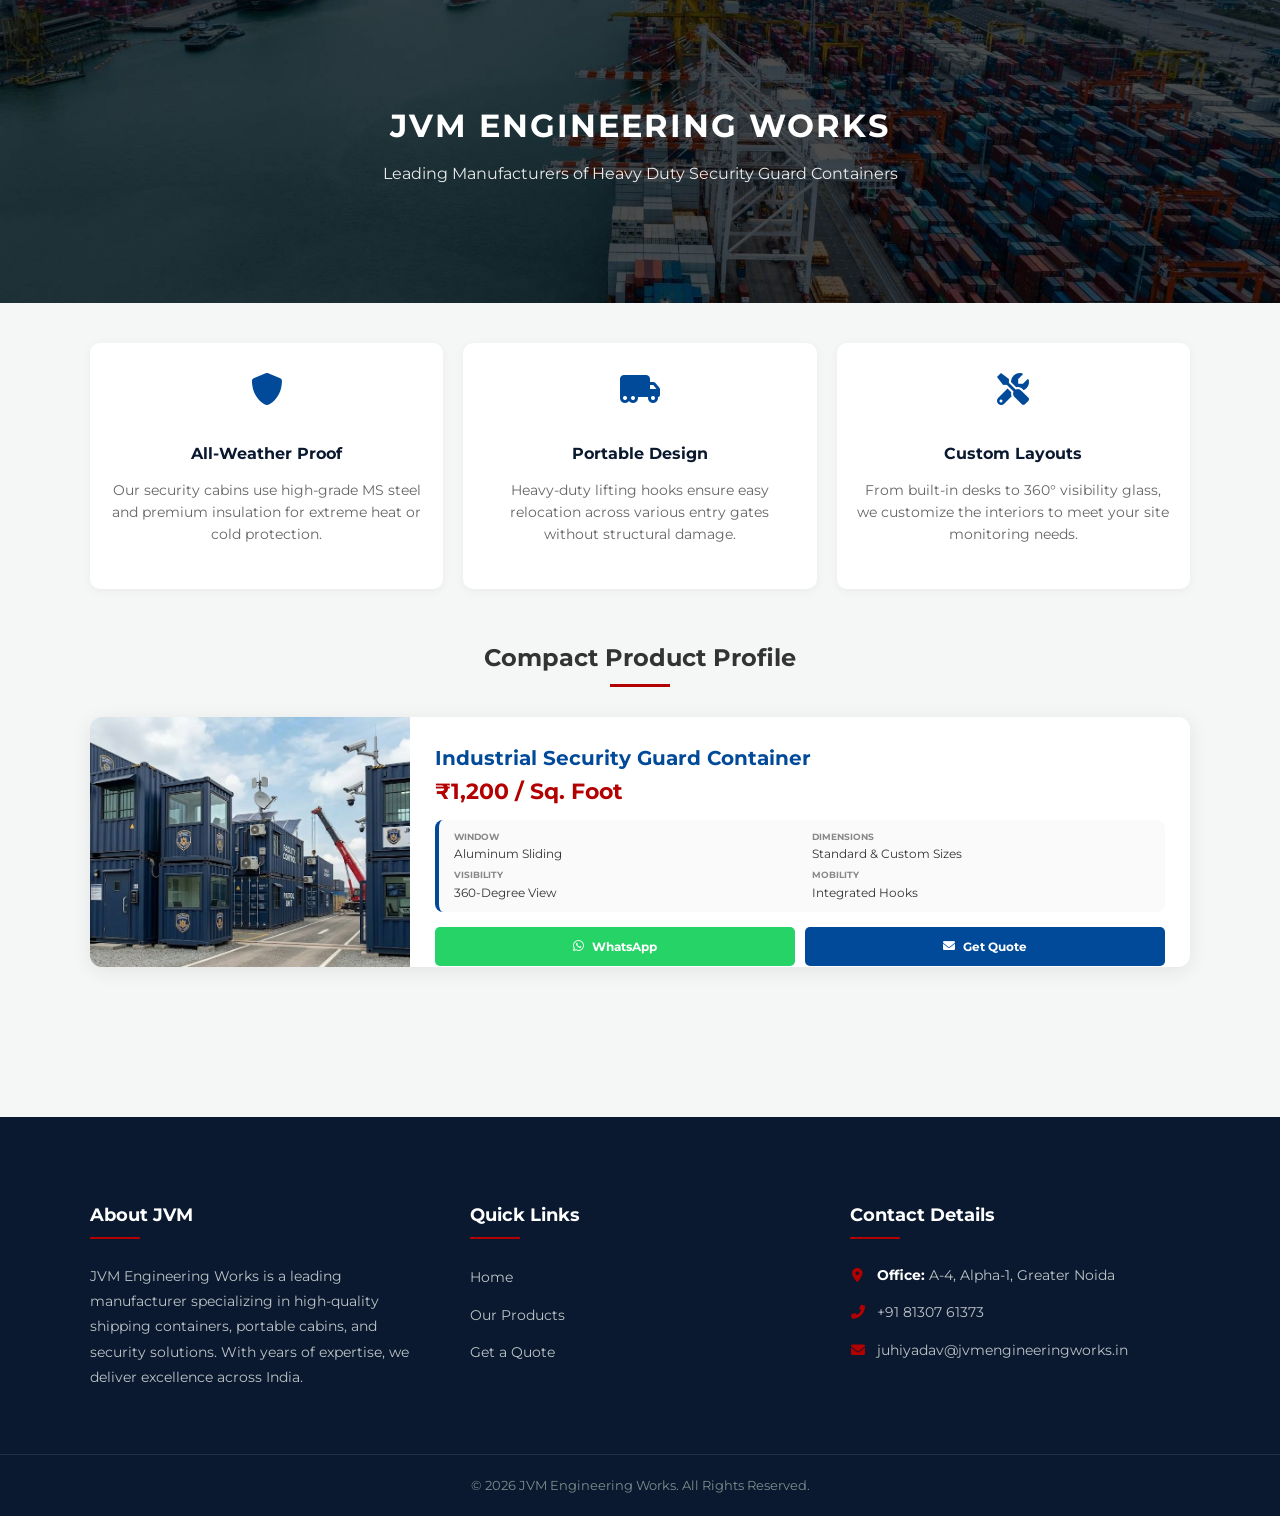
<file: securityguardcatalog.html>
<!DOCTYPE html>
<html lang="en">
<head>
    <meta charset="UTF-8">
    <meta name="viewport" content="width=device-width, initial-scale=1.0">
    <title>Security Guard Solutions | JVM Engineering Works</title>
    <link href="https://fonts.googleapis.com/css2?family=Montserrat:wght@400;600;700&display=swap" rel="stylesheet">
    <link rel="stylesheet" href="https://cdnjs.cloudflare.com/ajax/libs/font-awesome/6.0.0/css/all.min.css">
    <style>
        :root {
            --primary-red: #b30000;
            --dark-blue: #004a99;
            --navy-deep: #0a192f;
            --whatsapp-green: #25D366;
            --bg-gray: #f4f7f6;
            --text-main: #333;
            --card-shadow: 0 4px 20px rgba(0,0,0,0.08);
            --card-height: 250px;
            --footer-bg: #0a192f;
        }

        body {
            margin: 0;
            background: var(--bg-gray);
            font-family: 'Montserrat', sans-serif;
            color: var(--text-main);
            line-height: 1.6;
            scroll-behavior: smooth;
        }

        header.nav-head {
            background: linear-gradient(rgba(0,0,0,0.7), rgba(0,0,0,0.7)), url('src/yus.jpg') center/cover no-repeat;
            padding: 100px 20px;
            text-align: center;
            color: #fff;
        }

        .container { max-width: 1100px; margin: 0 auto; padding: 40px 20px; }

        .section-title { text-align: center; margin-bottom: 30px; position: relative; padding-bottom: 10px; }
        .section-title::after { content: ''; width: 60px; height: 3px; background: var(--primary-red); position: absolute; bottom: 0; left: 50%; transform: translateX(-50%); }

        .intro-features {
            display: grid;
            grid-template-columns: repeat(auto-fit, minmax(250px, 1fr));
            gap: 20px;
            margin-bottom: 50px;
            text-align: center;
        }
        .feature-box {
            background: #fff;
            padding: 30px 20px;
            border-radius: 10px;
            box-shadow: 0 2px 10px rgba(0,0,0,0.05);
            transition: 0.3s;
        }
        .feature-box i { font-size: 2rem; color: var(--dark-blue); margin-bottom: 15px; }
        .feature-box h4 { margin-bottom: 10px; color: var(--navy-deep); }
        .feature-box p { font-size: 0.85rem; color: #666; }

        .card {
            background: #fff;
            border-radius: 12px;
            display: flex;
            margin-bottom: 30px;
            overflow: hidden;
            box-shadow: var(--card-shadow);
            transition: 0.3s ease;
            height: var(--card-height);
            flex-wrap: wrap;
        }
        .card:hover { box-shadow: 0 10px 30px rgba(0,0,0,0.15); }

        .card-img-box {
            flex: 0 0 320px;
            height: 100%;
            background: #eee;
            position: relative;
            cursor: pointer;
        }
        .card-img-box img { width: 100%; height: 100%; object-fit: cover; transition: 0.5s; }
        .card-img-box:hover img { transform: scale(1.05); opacity: 0.8; }
        .card-img-box::after {
            content: "VIEW DETAILS";
            position: absolute; top: 50%; left: 50%;
            transform: translate(-50%, -50%);
            color: white; font-weight: 700; font-size: 11px;
            background: rgba(179,0,0,0.8);
            padding: 8px 15px; border-radius: 5px; opacity: 0;
            transition: 0.3s; letter-spacing: 1px;
        }
        .card-img-box:hover::after { opacity: 1; }

        .card-content { flex: 1; padding: 25px; min-width: 320px; display: flex; flex-direction: column; }
        .price-tag { font-size: 22px; font-weight: 700; color: var(--primary-red); margin-bottom: 10px; }

        .specs-compact {
            display: grid; grid-template-columns: 1fr 1fr; gap: 5px 20px;
            font-size: 12px; margin-bottom: 15px;
            border-left: 4px solid var(--dark-blue); background: #fafafa;
            padding: 10px 15px; border-radius: 8px;
        }
        .specs-compact b { color: #888; text-transform: uppercase; font-size: 9px; display: block; }

        .card-actions { display: grid; grid-template-columns: 1fr 1fr; gap: 10px; margin-top: auto; }
        .btn-action {
            text-decoration: none; text-align: center; color: white; padding: 10px;
            border-radius: 5px; font-weight: 700; font-size: 12px;
            display: flex; align-items: center; justify-content: center; gap: 8px;
        }
        .btn-wa { background: var(--whatsapp-green); }
        .btn-mail { background: var(--dark-blue); }

        .modal {
            display: none; position: fixed; z-index: 10000;
            left: 0; top: 0; width: 100%; height: 100%;
            background: rgba(0,0,0,0.85); align-items: center; justify-content: center;
        }
        .modal-content {
            background: #fff; border-radius: 12px; max-width: 600px; width: 90%;
            position: relative; overflow: hidden; animation: slideUp 0.3s ease-out;
        }
        @keyframes slideUp { from { transform: translateY(30px); opacity: 0; } to { transform: translateY(0); opacity: 1; } }
        .modal-header { background: var(--dark-blue); color: white; padding: 20px; }
        .modal-body { padding: 25px; }
        .details-table { width: 100%; border-collapse: collapse; margin-bottom: 15px; font-size: 13px; }
        .details-table td { padding: 10px; border-bottom: 1px solid #eee; }
        .details-table td:first-child { font-weight: 700; color: #888; text-transform: uppercase; font-size: 10px; }
        .close-modal { position: absolute; top: 15px; right: 20px; font-size: 25px; color: white; cursor: pointer; }

        .main-footer {
            background: var(--footer-bg);
            color: #ecf0f1;
            padding: 60px 0 20px;
            margin-top: 80px;
        }

        .footer-container {
            max-width: 1100px;
            margin: 0 auto;
            display: grid;
            grid-template-columns: repeat(auto-fit, minmax(280px, 1fr));
            gap: 40px;
            padding: 0 20px;
        }

        .footer-col h4 {
            color: #fff;
            margin-bottom: 25px;
            position: relative;
            padding-bottom: 10px;
            font-size: 1.1rem;
        }

        .footer-col h4::after {
            content: '';
            position: absolute;
            left: 0;
            bottom: 0;
            width: 50px;
            height: 2px;
            background: var(--primary-red);
        }

        .footer-col p { font-size: 14px; line-height: 1.8; color: #bdc3c7; }

        .footer-links { list-style: none; padding: 0; }
        .footer-links li { margin-bottom: 12px; }
        .footer-links a {
            color: #bdc3c7;
            text-decoration: none;
            font-size: 14px;
            transition: 0.3s;
        }
        .footer-links a:hover { color: #fff; padding-left: 5px; }

        .contact-info { list-style: none; padding: 0; }
        .contact-info li {
            display: flex;
            align-items: flex-start;
            gap: 12px;
            margin-bottom: 15px;
            font-size: 14px;
            color: #bdc3c7;
        }
        .contact-info i { color: var(--primary-red); margin-top: 4px; width: 15px; text-align: center; }
        .contact-info b { color: #fff; }

        .footer-bottom {
            text-align: center;
            margin-top: 50px;
            padding-top: 20px;
            border-top: 1px solid rgba(255,255,255,0.1);
            font-size: 13px;
            color: #7f8c8d;
        }

        @media (max-width: 768px) {
            .card { height: auto; flex-direction: column; }
            .card-img-box { flex: 0 0 100%; height: 250px; }
            .footer-container { text-align: center; }
            .footer-col h4::after { left: 50%; transform: translateX(-50%); }
            .contact-info li { justify-content: center; }
        }
    </style>
</head>
<body>

<header class="nav-head">
    <h1 style="letter-spacing: 2px; margin: 0;">JVM ENGINEERING WORKS</h1>
    <p style="margin-top: 10px; opacity: 0.9;">Leading Manufacturers of Heavy Duty Security Guard Containers</p>
</header>

<div class="container">
    <div class="intro-features">
        <div class="feature-box">
            <i class="fas fa-shield-alt"></i>
            <h4>All-Weather Proof</h4>
            <p>Our security cabins use high-grade MS steel and premium insulation for extreme heat or cold protection.</p>
        </div>
        <div class="feature-box">
            <i class="fas fa-truck-moving"></i>
            <h4>Portable Design</h4>
            <p>Heavy-duty lifting hooks ensure easy relocation across various entry gates without structural damage.</p>
        </div>
        <div class="feature-box">
            <i class="fas fa-tools"></i>
            <h4>Custom Layouts</h4>
            <p>From built-in desks to 360° visibility glass, we customize the interiors to meet your site monitoring needs.</p>
        </div>
    </div>

    <h2 class="section-title">Compact Product Profile</h2>

    <div class="card">
        <div class="card-img-box" onclick="openDetails()">
            <img src="src/security.jpg" alt="Security Guard Container">
        </div>

        <div class="card-content">
            <h3 style="color: var(--dark-blue); margin: 0; font-size: 20px;">Industrial Security Guard Container</h3>
            <div class="price-tag">₹1,200 / Sq. Foot</div>

            <div class="specs-compact">
                <div class="specs-item"><b>Window</b>Aluminum Sliding</div>
                <div class="specs-item"><b>Dimensions</b>Standard & Custom Sizes</div>
                <div class="specs-item"><b>Visibility</b>360-Degree View</div>
                <div class="specs-item"><b>Mobility</b>Integrated Hooks</div>
            </div>

            <div class="card-actions">
                <a href="https://wa.me/918130761373?text=Inquiry for Security Guard Container" target="_blank" class="btn-action btn-wa">
                    <i class="fab fa-whatsapp"></i> WhatsApp
                </a>
                <a href="https://mail.google.com/mail/?view=cm&fs=1&to=juhiyadav@jvmengineeringworks.in&su=Inquiry:+Security+Guard+Container" target="_blank" class="btn-action btn-mail">
                    <i class="fas fa-envelope"></i> Get Quote
                </a>
            </div>
        </div>
    </div>
</div>

<div id="productModal" class="modal">
    <div class="modal-content">
        <span class="close-modal" onclick="closeModal()">&times;</span>
        <div class="modal-header">
            <h2 style="margin: 0; font-size: 1.2rem;">Full Technical Specifications</h2>
        </div>
        <div class="modal-body">
            <div class="price-tag" style="margin-bottom: 15px;">₹1,200 / Sq. Foot</div>
            <table class="details-table">
                <tr><td>Core Material</td><td>High-Grade Reinforced Mild Steel</td></tr>
                <tr><td>Glass Type</td><td>High-Quality Aluminum Sliding Windows</td></tr>
                <tr><td>Structure Paint</td><td>Anti-Corrosive Epoxy Powder Coating</td></tr>
                <tr><td>Floor Material</td><td>Heavy Duty Ply with Aluminum Chequered Plate</td></tr>
                <tr><td>Supply Ability</td><td>100 Units Per Month</td></tr>
                <tr><td>Delivery Time</td><td>6-7 Working Days</td></tr>
            </table>
            <p style="font-size: 13px; color: #666;">Unit features pre-fitted electrical points, internal writing ledge, and a reinforced steel frame for frequent mobility.</p>
            <button onclick="closeModal()" style="width: 100%; padding: 12px; background: #eee; border: none; font-weight: 700; margin-top: 15px; cursor: pointer;">Close Details</button>
        </div>
    </div>
</div>

<footer class="main-footer">
    <div class="footer-container">
        <div class="footer-col">
            <h4>About JVM</h4>
            <p>JVM Engineering Works is a leading manufacturer specializing in high-quality shipping containers, portable cabins, and security solutions. With years of expertise, we deliver excellence across India.</p>
        </div>

        <div class="footer-col">
            <h4>Quick Links</h4>
            <ul class="footer-links">
                <li><a href="index.html">Home</a></li>
                <li><a href="officeContainerCatalog.html">Our Products</a></li>
                <li><a href="https://mail.google.com/mail/?view=cm&fs=1&to=juhiyadav@jvmengineeringworks.in&su=Request+Quote" target="_blank">Get a Quote</a></li>
            </ul>
        </div>

        <div class="footer-col">
            <h4>Contact Details</h4>
            <ul class="contact-info">
                <li>
                    <i class="fas fa-map-marker-alt"></i>
                    <span><b>Office:</b> A-4, Alpha-1, Greater Noida</span>
                </li>
                <li>
                    <i class="fas fa-phone-alt"></i>
                    <span>+91 81307 61373</span>
                </li>
                <li>
                    <i class="fas fa-envelope"></i>
                    <a href="https://mail.google.com/mail/?view=cm&fs=1&to=juhiyadav@jvmengineeringworks.in&su=Contact+Inquiry" target="_blank" style="color:#bdc3c7; text-decoration:none;">juhiyadav@jvmengineeringworks.in</a>
                </li>
            </ul>
        </div>
    </div>
    <div class="footer-bottom">
        &copy; 2026 JVM Engineering Works. All Rights Reserved.
    </div>
</footer>

<script>
    function openDetails() {
        document.getElementById('productModal').style.display = 'flex';
        document.body.style.overflow = 'hidden';
    }
    function closeModal() {
        document.getElementById('productModal').style.display = 'none';
        document.body.style.overflow = 'auto';
    }
    window.onclick = function(event) {
        if (event.target == document.getElementById('productModal')) closeModal();
    }
</script>

</body>
</html>
</file>
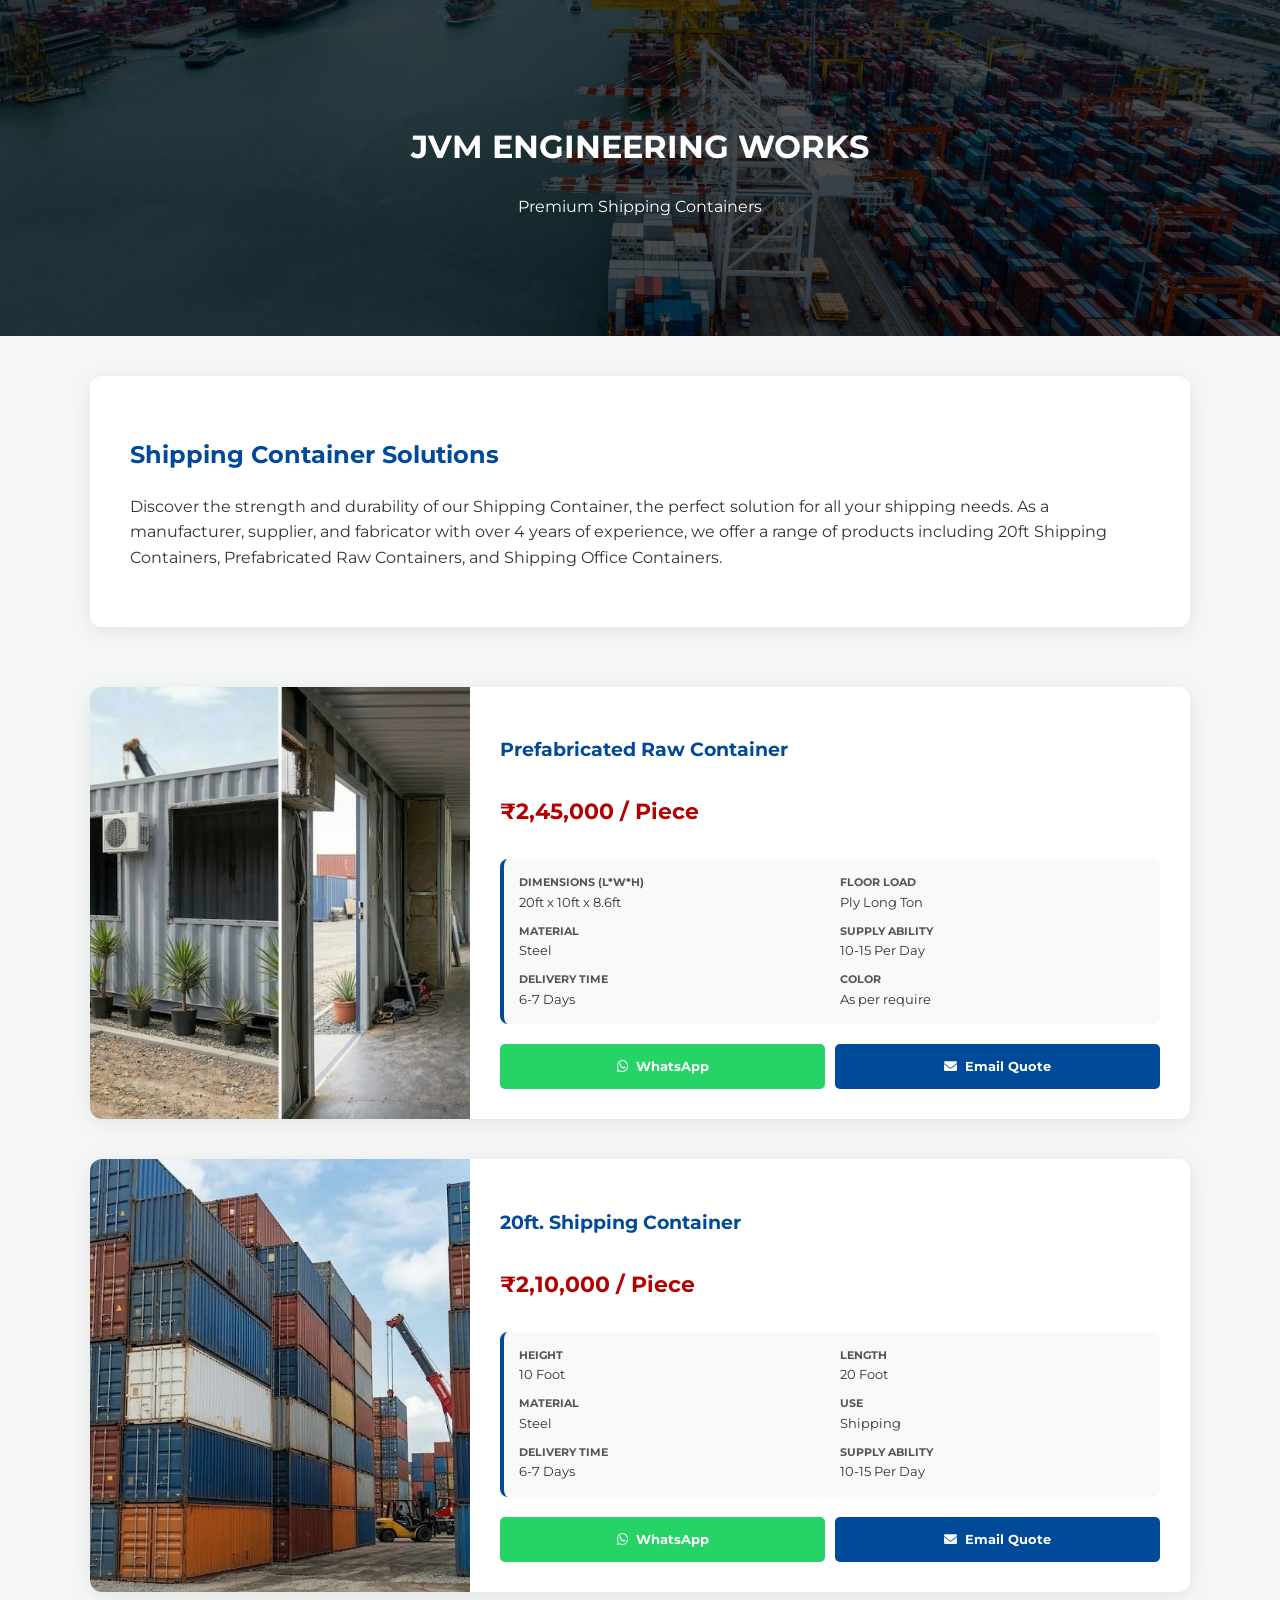
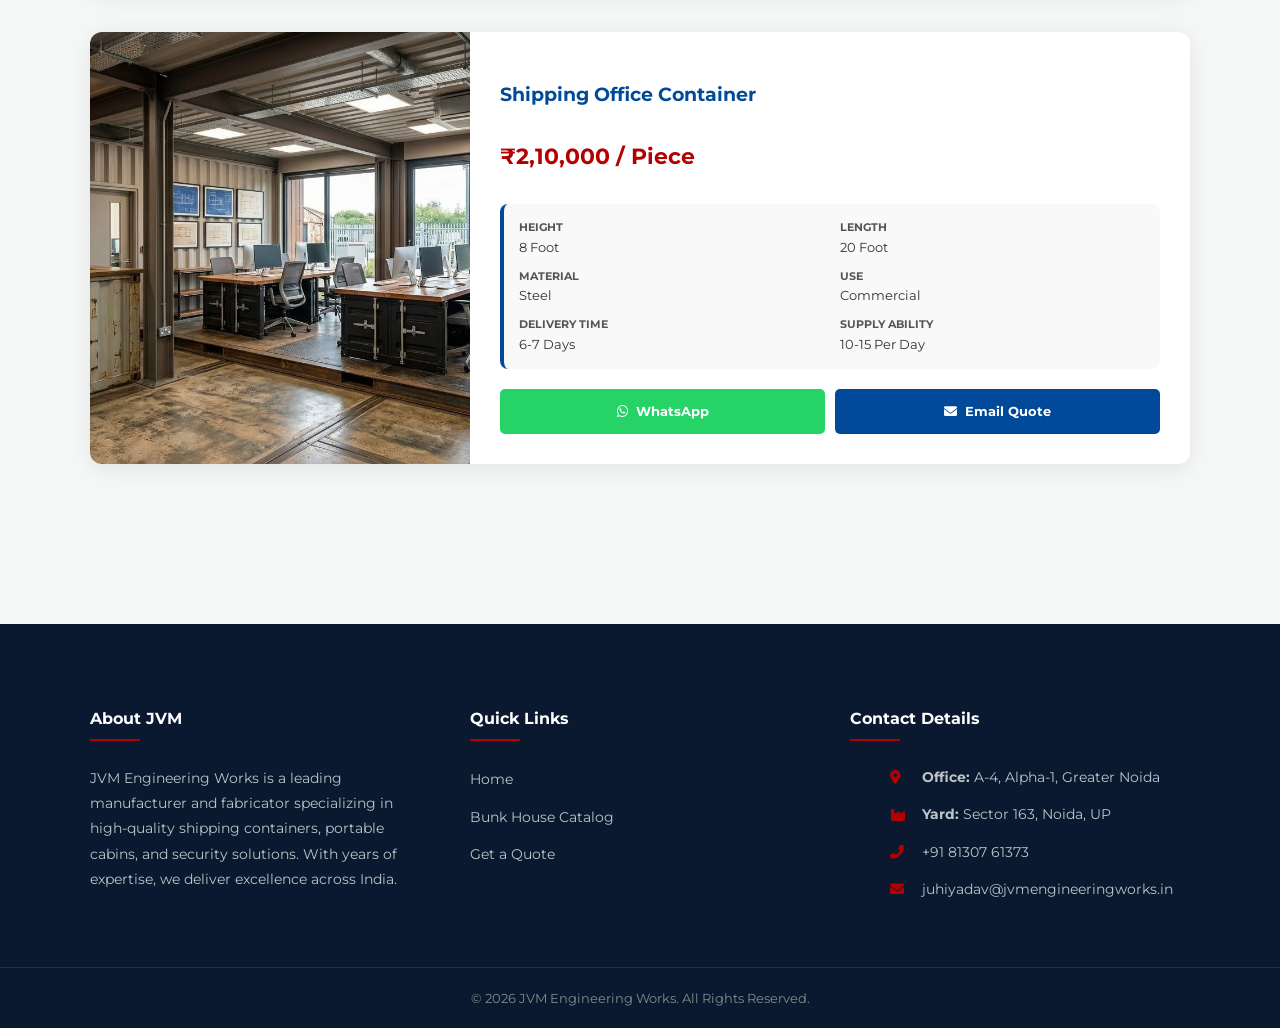
<file: shippingcontainercatalog.html>
<!DOCTYPE html>
<html lang="en">
<head>
    <meta charset="UTF-8">
    <meta name="viewport" content="width=device-width, initial-scale=1.0">
    <title>All Products | JVM Engineering Works</title>
    <link href="https://fonts.googleapis.com/css2?family=Montserrat:wght@400;600;700&display=swap" rel="stylesheet">
    <link rel="stylesheet" href="https://cdnjs.cloudflare.com/ajax/libs/font-awesome/6.0.0/css/all.min.css">
    <style>
        :root {
            --primary-red: #b30000;
            --dark-blue: #004a99;
            --navy-deep: #0a192f;
            --whatsapp-green: #25D366;
            --bg-gray: #f4f7f6;
            --text-main: #333;
            --card-shadow: 0 4px 20px rgba(0,0,0,0.08);
            --footer-bg: #0a192f;
        }

        body {
            margin: 0;
            background: var(--bg-gray);
            font-family: 'Montserrat', sans-serif;
            color: var(--text-main);
            line-height: 1.6;
        }

        /* Hero Section */
        .hero {
            background: linear-gradient(rgba(0,0,0,0.7), rgba(0,0,0,0.7)), url('src/yus.jpg') center/cover no-repeat;
            padding: 100px 20px;
            text-align: center;
            color: #fff;
        }

        .container { max-width: 1100px; margin: 0 auto; padding: 40px 20px; }

        /* Intro Text Section */
        .intro-section {
            background: #fff;
            padding: 40px;
            border-radius: 12px;
            margin-bottom: 60px;
            box-shadow: var(--card-shadow);
        }

        /* Product Card Layout */
        .product-card {
            background: #fff;
            border-radius: 12px;
            display: flex;
            margin-bottom: 40px;
            overflow: hidden;
            box-shadow: var(--card-shadow);
            transition: transform 0.3s ease;
            flex-wrap: wrap;
        }

        .product-card:hover { transform: translateY(-5px); }

        .img-box {
            flex: 0 0 380px;
            min-height: 280px;
            background: #eee;
            cursor: pointer;
            position: relative;
            overflow: hidden;
        }

        .img-box img {
            width: 100%;
            height: 100%;
            object-fit: cover;
            transition: 0.5s;
        }

        .img-box:hover img { transform: scale(1.05); opacity: 0.8; }
        .img-box::after {
            content: "VIEW TECHNICAL SPECS";
            position: absolute; top: 50%; left: 50%;
            transform: translate(-50%, -50%);
            color: white; font-weight: 700; font-size: 11px;
            background: rgba(179,0,0,0.8);
            padding: 8px 15px; border-radius: 5px; opacity: 0;
            transition: 0.3s; letter-spacing: 1px; white-space: nowrap;
        }
        .img-box:hover::after { opacity: 1; }

        .content-box { flex: 1; padding: 30px; min-width: 320px; position: relative; display: flex; flex-direction: column; }

        .price-tag { font-size: 22px; font-weight: 700; color: var(--primary-red); margin: 10px 0; }

        /* Specs Grid */
        .spec-grid {
            display: grid;
            grid-template-columns: 1fr 1fr;
            gap: 10px 15px;
            font-size: 13px;
            margin: 20px 0;
            background: #f9f9f9;
            padding: 15px;
            border-radius: 8px;
            border-left: 4px solid var(--dark-blue);
        }

        .spec-item b { color: #555; text-transform: uppercase; font-size: 11px; display: block; }

        /* Action Buttons */
        .card-actions {
            display: grid;
            grid-template-columns: 1fr 1fr;
            gap: 10px;
            margin-top: auto;
        }

        .btn-action {
            text-decoration: none;
            text-align: center;
            color: white;
            padding: 12px;
            border-radius: 5px;
            font-weight: 700;
            font-size: 13px;
            display: flex;
            align-items: center;
            justify-content: center;
            gap: 8px;
            transition: 0.3s;
        }
        .btn-wa { background: var(--whatsapp-green); }
        .btn-wa:hover { background: #1eb956; transform: translateY(-2px); }
        .btn-mail { background: var(--dark-blue); }
        .btn-mail:hover { background: #003366; transform: translateY(-2px); }

        .btn-main {
            background: #eee;
            color: #333;
            padding: 12px;
            border: none;
            cursor: pointer;
            font-weight: 700;
            text-transform: uppercase;
            border-radius: 5px;
            transition: 0.3s;
            width: 100%;
            margin-top: 15px;
        }

        /* --- MODERN MODAL UI --- */
        .modal {
            display: none; position: fixed; z-index: 10000;
            left: 0; top: 0; width: 100%; height: 100%;
            background: rgba(0,0,0,0.85); align-items: center; justify-content: center;
        }
        .modal-content {
            background: #fff; border-radius: 12px; max-width: 600px; width: 95%;
            position: relative; overflow: hidden; animation: slideUp 0.3s ease-out;
        }
        @keyframes slideUp { from { transform: translateY(30px); opacity: 0; } to { transform: translateY(0); opacity: 1; } }

        .modal-header { background: var(--dark-blue); color: white; padding: 20px; }
        .modal-body { padding: 25px; }

        .details-table { width: 100%; border-collapse: collapse; margin-bottom: 20px; font-size: 14px; }
        .details-table td { padding: 12px; border-bottom: 1px solid #eee; }
        .details-table td:first-child { font-weight: 700; color: #888; text-transform: uppercase; font-size: 10px; width: 40%; }

        .close { position: absolute; top: 15px; right: 20px; font-size: 25px; color: white; cursor: pointer; z-index: 11; }

        /* --- FOOTER STYLES --- */
        .main-footer {
            background: var(--footer-bg);
            color: #ecf0f1;
            padding: 60px 0 20px;
            margin-top: 80px;
        }

        .footer-grid {
            max-width: 1100px;
            margin: 0 auto;
            display: grid;
            grid-template-columns: repeat(auto-fit, minmax(250px, 1fr));
            gap: 40px;
            padding: 0 20px;
        }

        .footer-col h4 {
            color: #fff;
            margin-bottom: 25px;
            position: relative;
            padding-bottom: 10px;
        }

        .footer-col h4::after {
            content: '';
            position: absolute;
            left: 0;
            bottom: 0;
            width: 50px;
            height: 2px;
            background: var(--primary-red);
        }

        .footer-col p { font-size: 14px; line-height: 1.8; color: #bdc3c7; }

        .footer-links { list-style: none; padding: 0; }
        .footer-links li { margin-bottom: 12px; }
        .footer-links a {
            color: #bdc3c7;
            text-decoration: none;
            font-size: 14px;
            transition: 0.3s;
        }
        .footer-links a:hover { color: var(--primary-red); padding-left: 5px; }

        .contact-info li {
            display: flex;
            align-items: center;
            gap: 12px;
            margin-bottom: 15px;
            font-size: 14px;
            color: #bdc3c7;
            list-style: none;
        }
        .contact-info i { color: var(--primary-red); width: 20px; }

        .footer-bottom {
            text-align: center;
            margin-top: 50px;
            padding-top: 20px;
            border-top: 1px solid rgba(255,255,255,0.1);
            font-size: 13px;
            color: #7f8c8d;
        }

        @media (max-width: 768px) {
            .img-box { flex: 0 0 100%; }
            .card-actions { grid-template-columns: 1fr; }
            .footer-grid { text-align: center; }
            .footer-col h4::after { left: 50%; transform: translateX(-50%); }
            .contact-info li { justify-content: center; }
        }
    </style>
</head>
<body>

<header class="hero">
    <h1>JVM ENGINEERING WORKS</h1>
    <p>Premium Shipping Containers</p>
</header>

<div class="container">

    <section class="intro-section">
        <h2 style="color: var(--dark-blue);">Shipping Container Solutions</h2>
        <p>Discover the strength and durability of our Shipping Container, the perfect solution for all your shipping needs. As a manufacturer, supplier, and fabricator with over 4 years of experience, we offer a range of products including 20ft Shipping Containers, Prefabricated Raw Containers, and Shipping Office Containers.</p>
    </section>

    <div class="product-card">
        <div class="img-box" onclick="showModal('Prefabricated Raw Container', '₹2,45,000 / Piece', [
            ['Dimensions (L*W*H)', '20ft x 10ft x 8.6ft'],
            ['Floor Loading', 'Heavy Duty Ply - Long Ton'],
            ['Material', 'Corten Steel / Mild Steel'],
            ['Supply Ability', '10-15 Units Per Day'],
            ['Delivery Time', '6-7 Working Days'],
            ['Structure', 'Fully Welded Reinforced Steel Frame']
        ])">
            <img src="src/prefabricated%20aw.jpg" alt="Prefabricated Raw Container">
        </div>
        <div class="content-box">
            <h3 style="color: var(--dark-blue);">Prefabricated Raw Container</h3>
            <div class="price-tag">₹2,45,000 / Piece</div>
            <div class="spec-grid">
                <div class="spec-item"><b>Dimensions (L*W*H)</b>20ft x 10ft x 8.6ft</div>
                <div class="spec-item"><b>Floor Load</b>Ply Long Ton</div>
                <div class="spec-item"><b>Material</b>Steel</div>
                <div class="spec-item"><b>Supply Ability</b>10-15 Per Day</div>
                <div class="spec-item"><b>Delivery Time</b>6-7 Days</div>
                <div class="spec-item"><b>Color</b>As per require</div>
            </div>
            <div class="card-actions">
                <a href="https://wa.me/918130761373?text=I am interested in the Prefabricated Raw Container" target="_blank" class="btn-action btn-wa">
                    <i class="fab fa-whatsapp"></i> WhatsApp
                </a>
                <a href="https://mail.google.com/mail/?view=cm&fs=1&to=juhiyadav@jvmengineeringworks.in&su=Inquiry:+Prefabricated+Raw+Container" target="_blank" class="btn-action btn-mail">
                    <i class="fas fa-envelope"></i> Email Quote
                </a>
            </div>
        </div>
    </div>

    <div class="product-card">
        <div class="img-box" onclick="showModal('20ft. Shipping Container', '₹2,10,000 / Piece', [
            ['Height', '10 Foot'],
            ['Length', '20 Foot'],
            ['Material', 'High-Grade Steel'],
            ['Use', 'Cargo Shipping / Storage'],
            ['Delivery Time', '6-7 Working Days'],
            ['Supply Ability', '100 Units Per Month']
        ])">
            <img src="src/ShippingContainer.jpg" alt="20ft Shipping Container">
        </div>
        <div class="content-box">
            <h3 style="color: var(--dark-blue);">20ft. Shipping Container</h3>
            <div class="price-tag">₹2,10,000 / Piece</div>
            <div class="spec-grid">
                <div class="spec-item"><b>Height</b>10 Foot</div>
                <div class="spec-item"><b>Length</b>20 Foot</div>
                <div class="spec-item"><b>Material</b>Steel</div>
                <div class="spec-item"><b>Use</b>Shipping</div>
                <div class="spec-item"><b>Delivery Time</b>6-7 Days</div>
                <div class="spec-item"><b>Supply Ability</b>10-15 Per Day</div>
            </div>
            <div class="card-actions">
                <a href="https://wa.me/918130761373?text=I am interested in the 20ft Shipping Container" target="_blank" class="btn-action btn-wa">
                    <i class="fab fa-whatsapp"></i> WhatsApp
                </a>
                <a href="https://mail.google.com/mail/?view=cm&fs=1&to=juhiyadav@jvmengineeringworks.in&su=Inquiry:+20ft+Shipping+Container" target="_blank" class="btn-action btn-mail">
                    <i class="fas fa-envelope"></i> Email Quote
                </a>
            </div>
        </div>
    </div>

    <div class="product-card">
        <div class="img-box" onclick="showModal('Shipping Office Container', '₹2,10,000 / Piece', [
            ['Height', '8 Foot'],
            ['Length', '20 Foot'],
            ['Material', 'Insulated Steel'],
            ['Use', 'Commercial / Site Office'],
            ['Supply Ability', '10 Units Per Week'],
            ['Features', 'Pre-fitted Electricals & AC Cutouts']
        ])">
            <img src="src/office.jpg" alt="Shipping Office Container">
        </div>
        <div class="content-box">
            <h3 style="color: var(--dark-blue);">Shipping Office Container</h3>
            <div class="price-tag">₹2,10,000 / Piece</div>
            <div class="spec-grid">
                <div class="spec-item"><b>Height</b>8 Foot</div>
                <div class="spec-item"><b>Length</b>20 Foot</div>
                <div class="spec-item"><b>Material</b>Steel</div>
                <div class="spec-item"><b>Use</b>Commercial</div>
                <div class="spec-item"><b>Delivery Time</b>6-7 Days</div>
                <div class="spec-item"><b>Supply Ability</b>10-15 Per Day</div>
            </div>
            <div class="card-actions">
                <a href="https://wa.me/918130761373?text=I am interested in the Shipping Office Container" target="_blank" class="btn-action btn-wa">
                    <i class="fab fa-whatsapp"></i> WhatsApp
                </a>
                <a href="https://mail.google.com/mail/?view=cm&fs=1&to=juhiyadav@jvmengineeringworks.in&su=Inquiry:+Shipping+Office+Container" target="_blank" class="btn-action btn-mail">
                    <i class="fas fa-envelope"></i> Email Quote
                </a>
            </div>
        </div>
    </div>
</div>

<div id="productModal" class="modal">
    <div class="modal-content">
        <span class="close" onclick="closeModal()">&times;</span>
        <div class="modal-header">
            <h2 id="modalTitle" style="margin: 0; font-size: 1.2rem;"></h2>
        </div>
        <div class="modal-body">
            <div id="modalPrice" class="price-tag" style="margin-bottom: 20px;"></div>
            <table class="details-table" id="modalTable"></table>

            <div class="card-actions" style="margin-top: 20px;">
                <a id="modalWa" href="#" target="_blank" class="btn-action btn-wa">
                    <i class="fab fa-whatsapp"></i> WhatsApp
                </a>
                <a id="modalMail" href="#" target="_blank" class="btn-action btn-mail">
                    <i class="fas fa-envelope"></i> Get Quote
                </a>
            </div>

            <button class="btn-main" onclick="closeModal()">Close Details</button>
        </div>
    </div>
</div>

<footer class="main-footer">
    <div class="footer-grid">
        <div class="footer-col">
            <h4>About JVM</h4>
            <p>JVM Engineering Works is a leading manufacturer and fabricator specializing in high-quality shipping containers, portable cabins, and security solutions. With years of expertise, we deliver excellence across India.</p>
        </div>

        <div class="footer-col">
            <h4>Quick Links</h4>
            <ul class="footer-links">
                <li><a href="index.html">Home</a></li>
                <li><a href="bunkhousingcatalog.html">Bunk House Catalog</a></li>
                <li><a href="https://mail.google.com/mail/?view=cm&fs=1&to=juhiyadav@jvmengineeringworks.in&su=Inquiry" target="_blank">Get a Quote</a></li>
            </ul>
        </div>

        <div class="footer-col">
            <h4>Contact Details</h4>
            <ul class="contact-info">
                <li><i class="fas fa-map-marker-alt"></i><span><b>Office:</b> A-4, Alpha-1, Greater Noida</span></li>
                <li><i class="fas fa-industry"></i><span><b>Yard:</b> Sector 163, Noida, UP</span></li>
                <li><i class="fas fa-phone-alt"></i><span>+91 81307 61373</span></li>
                <li>
                    <i class="fas fa-envelope"></i>
                    <a href="https://mail.google.com/mail/?view=cm&fs=1&to=juhiyadav@jvmengineeringworks.in&su=Inquiry" target="_blank" style="color:#bdc3c7; text-decoration:none;">juhiyadav@jvmengineeringworks.in</a>
                </li>
            </ul>
        </div>
    </div>
    <div class="footer-bottom">
        &copy; 2026 JVM Engineering Works. All Rights Reserved.
    </div>
</footer>

<script>
    function showModal(title, price, specsArray) {
        document.getElementById('modalTitle').innerText = title;
        document.getElementById('modalPrice').innerText = price;

        const encodedTitle = encodeURIComponent(title);
        document.getElementById('modalWa').href = `https://wa.me/918130761373?text=Inquiry for ${encodedTitle}`;
        document.getElementById('modalMail').href = `https://mail.google.com/mail/?view=cm&fs=1&to=juhiyadav@jvmengineeringworks.in&su=Inquiry:+${encodedTitle}`;

        const table = document.getElementById('modalTable');
        table.innerHTML = '';

        specsArray.forEach(spec => {
            const row = `<tr><td>${spec[0]}</td><td>${spec[1]}</td></tr>`;
            table.innerHTML += row;
        });

        document.getElementById('productModal').style.display = 'flex';
        document.body.style.overflow = 'hidden';
    }

    function closeModal() {
        document.getElementById('productModal').style.display = 'none';
        document.body.style.overflow = 'auto';
    }

    window.onclick = function(event) {
        if (event.target == document.getElementById('productModal')) {
            closeModal();
        }
    }
</script>

</body>
</html>
</file>
